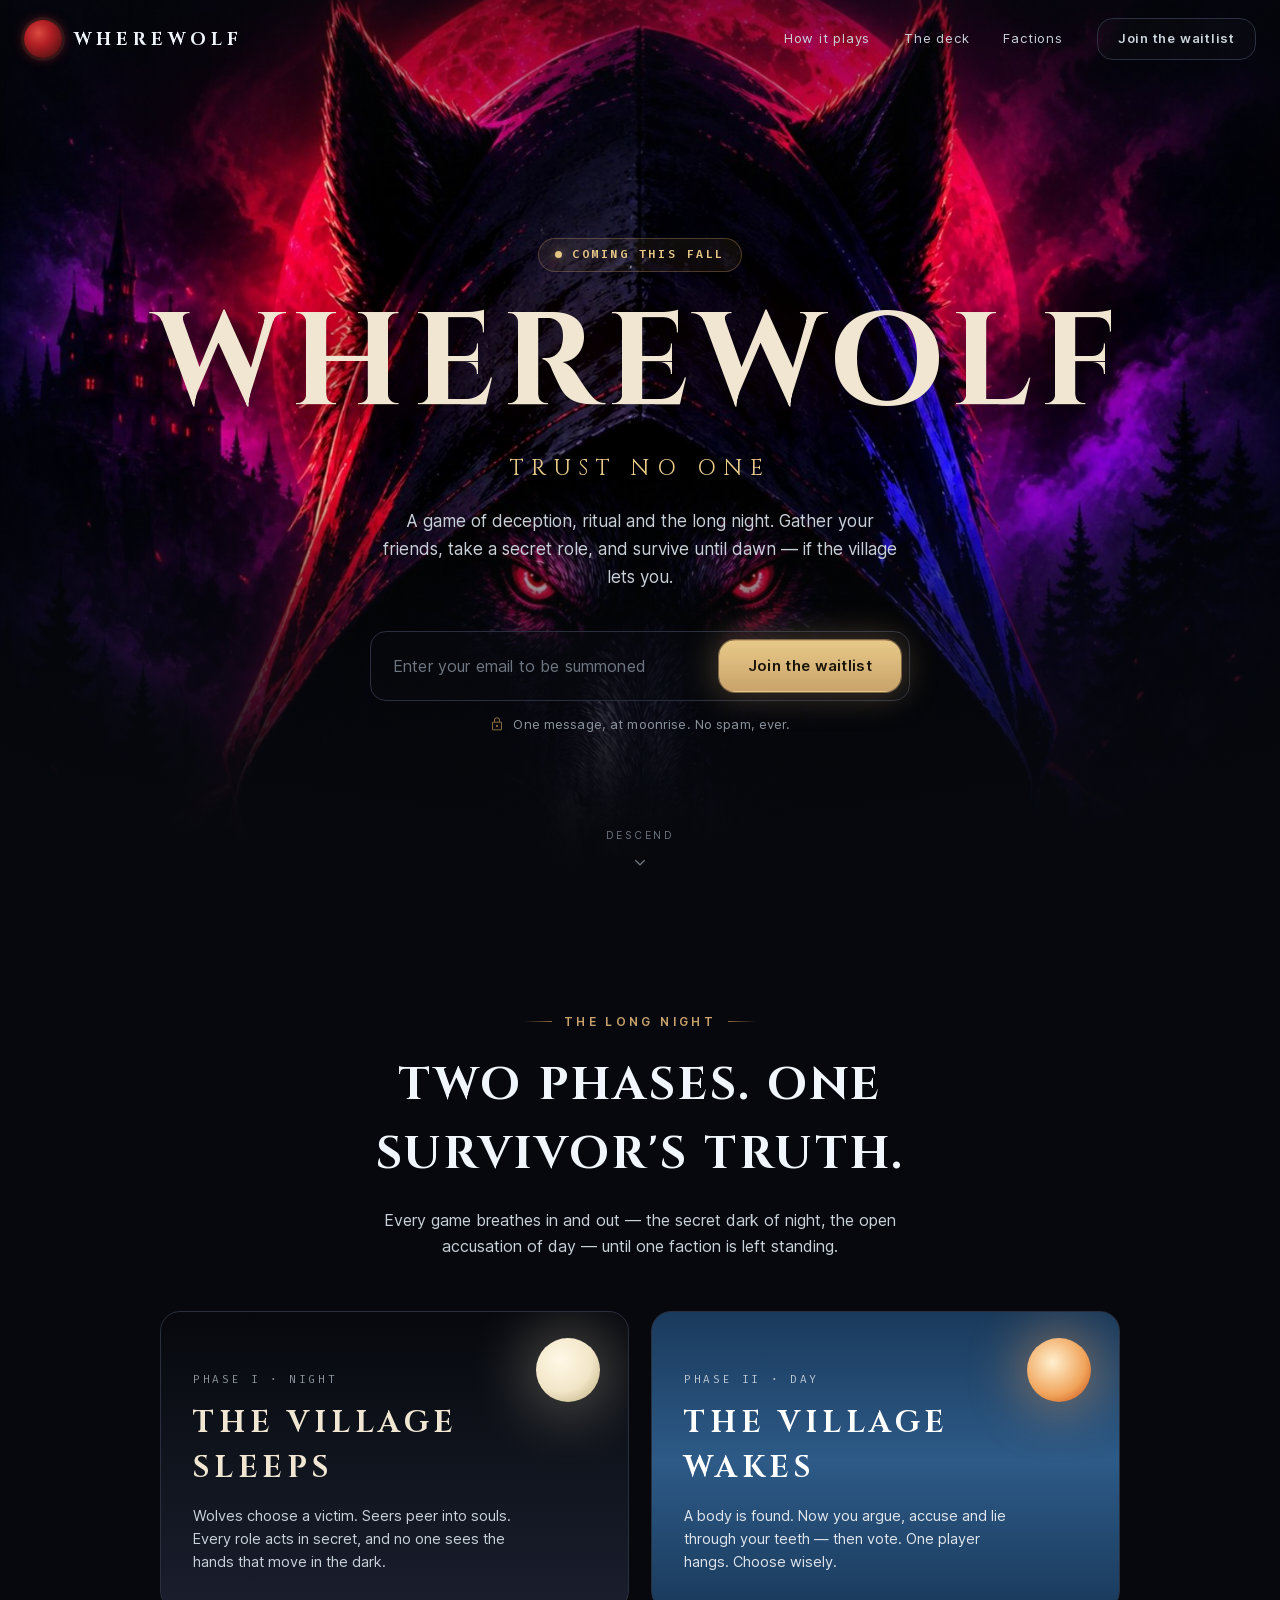
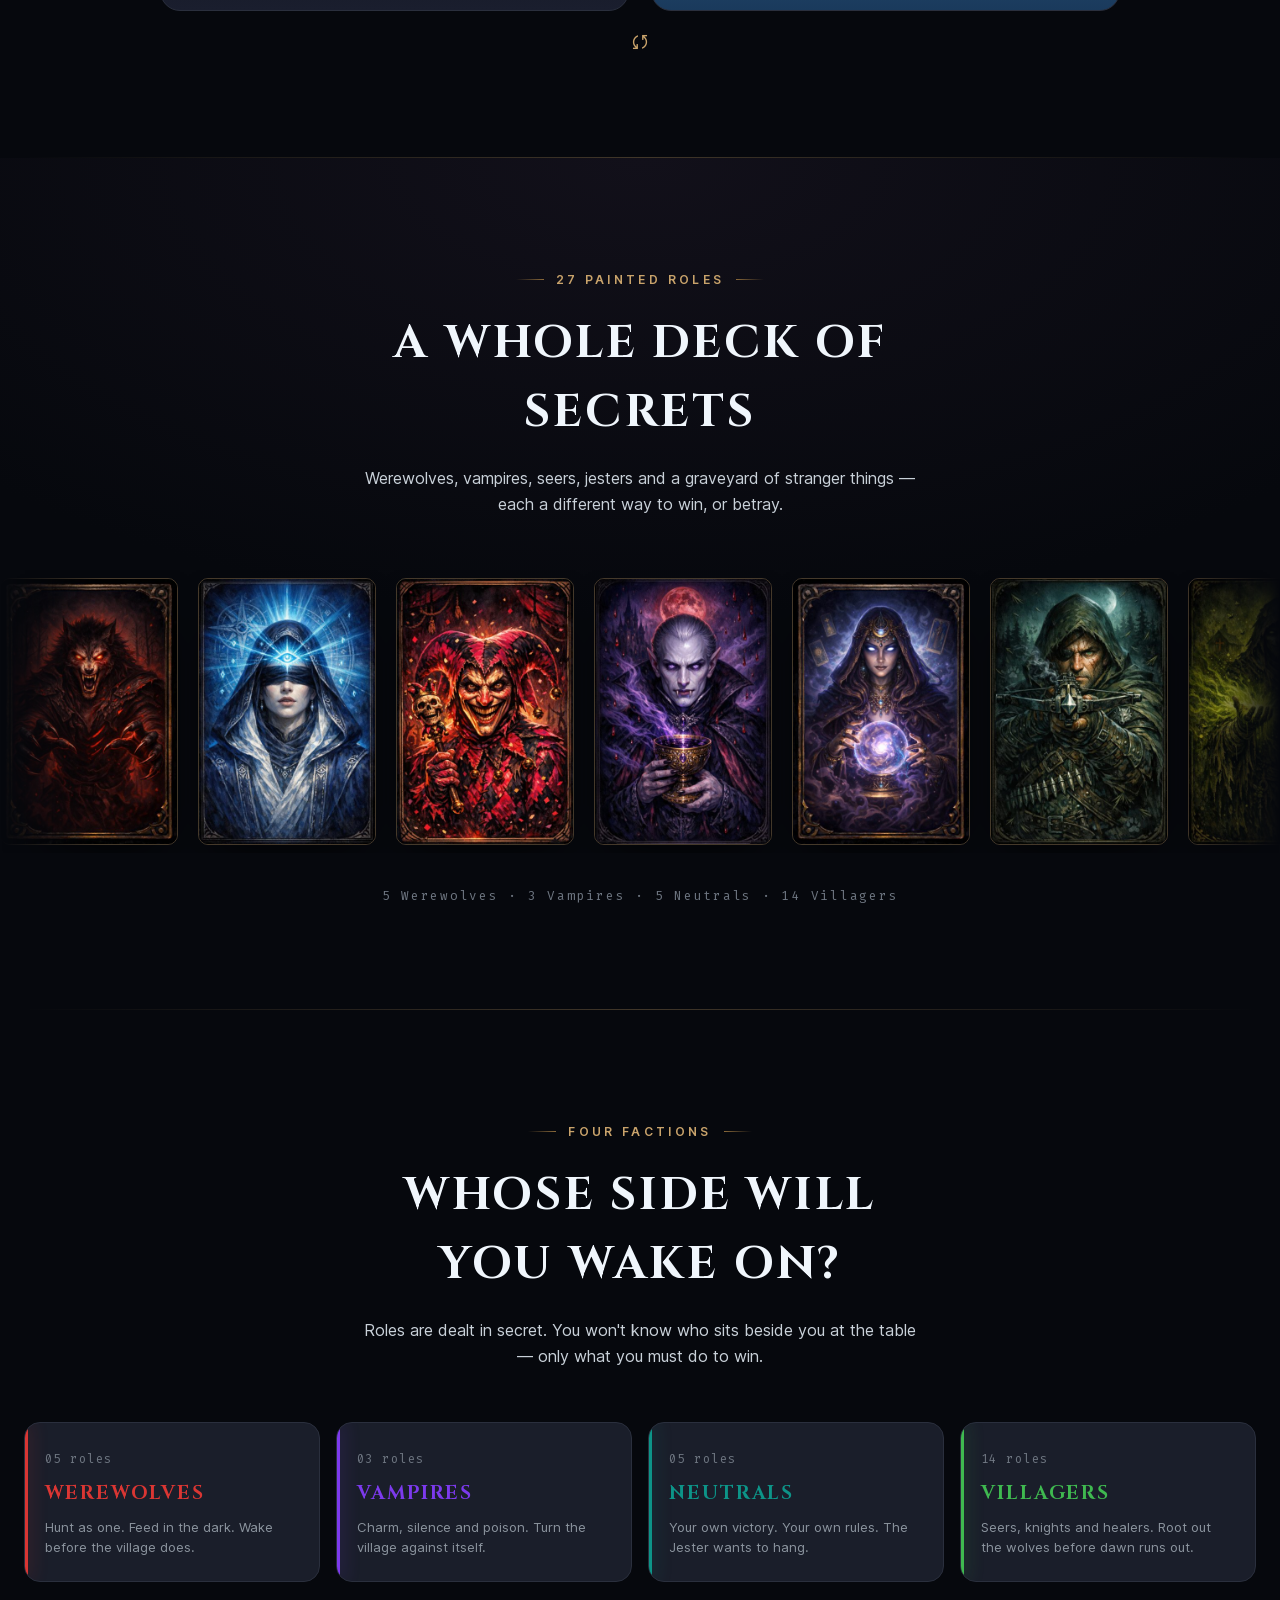
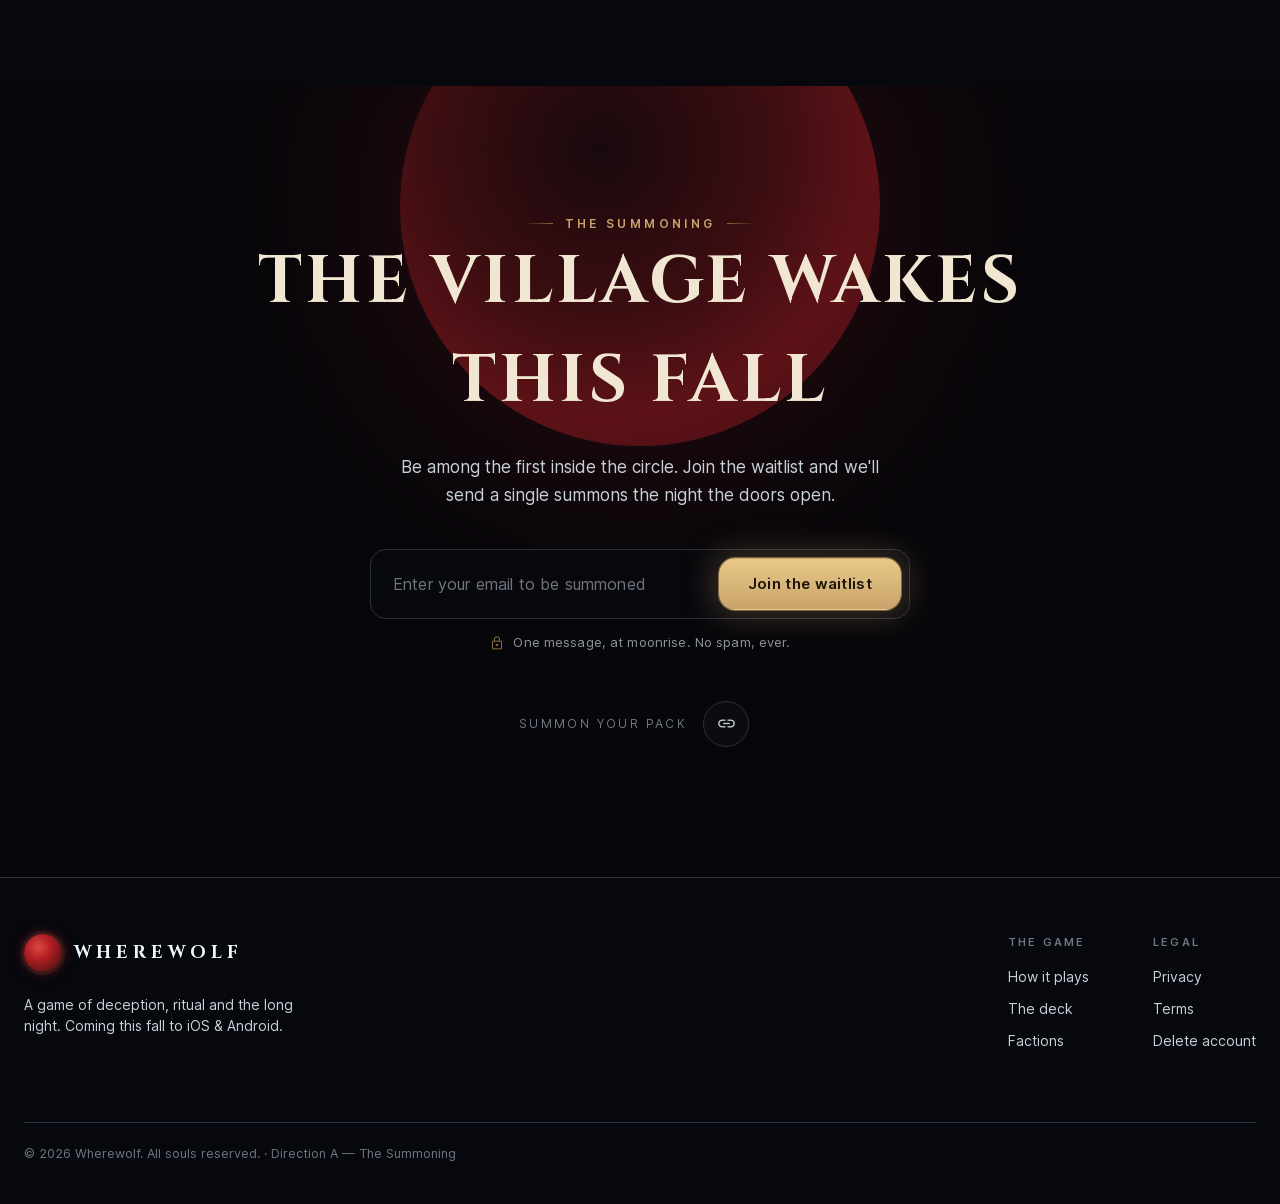
<file: index.html>
<!DOCTYPE html>
<html lang="en">
<head>
<meta charset="UTF-8" />
<meta name="viewport" content="width=device-width, initial-scale=1.0" />
<title>Wherewolf — Coming this fall</title>
<meta name="description" content="A game of deception, ritual and the long night. Join the waitlist." />
<link rel="stylesheet" href="site.css" />
<link rel="stylesheet" href="teaser.css" />
<style>
  /* ============ Direction A — The Summoning ============ */

  /* ---- hero ---- */
  .hero {
    position: relative; min-height: 100vh; min-height: 100svh;
    display: flex; flex-direction: column; overflow: hidden;
  }
  .hero-art { position: absolute; inset: 0; z-index: 0; }
  .hero-art img { width: 100%; height: 100%; object-fit: cover; object-position: center 22%; }
  .hero-art::after {
    content: ''; position: absolute; inset: 0;
    background:
      radial-gradient(90% 70% at 50% 30%, transparent 0%, transparent 42%, rgba(6,8,13,0.45) 78%, var(--ww-bg) 100%),
      linear-gradient(180deg, rgba(6,8,13,0.45) 0%, transparent 22%, transparent 52%, rgba(6,8,13,0.9) 90%, var(--ww-bg) 100%);
  }
  .hero-grain::before {
    content: ''; position: absolute; inset: 0; z-index: 1; pointer-events: none;
    background-image: var(--ww-grain-svg); mix-blend-mode: overlay; opacity: 0.08;
  }

  .hero-inner {
    position: relative; z-index: 4; flex: 1;
    display: flex; flex-direction: column; align-items: center; justify-content: center;
    text-align: center; padding: 132px 24px 56px;
  }
  .hero-inner .soon { margin-bottom: 30px; }
  .hero-title {
    font-family: var(--ww-font-display); font-weight: 700;
    font-size: clamp(54px, 11vw, 132px); line-height: 0.94;
    letter-spacing: 0.06em; text-transform: uppercase; margin: 0;
    color: var(--ww-fg-on-dark);
    text-shadow: 0 8px 60px rgba(0,0,0,0.6), 0 0 90px rgba(178,31,37,0.25);
  }
  .hero-sub {
    margin: 26px auto 0; max-width: 30ch;
    font-family: var(--ww-font-display); font-weight: 400;
    font-size: clamp(16px, 2.4vw, 22px); letter-spacing: 0.34em; text-transform: uppercase;
    color: var(--ww-gold-soft);
  }
  .hero-line {
    margin: 22px auto 0; max-width: 52ch; font-size: 17px; line-height: 1.65; color: var(--ww-fg-2);
  }

  /* waitlist sits in hero */
  .hero-cta { width: min(540px, 100%); margin: 40px auto 0; }
  .hero-stores { margin: 30px auto 0; justify-content: center; }

  .scrollcue {
    position: absolute; left: 50%; bottom: 26px; transform: translateX(-50%); z-index: 4;
    display: flex; flex-direction: column; align-items: center; gap: 8px;
    color: var(--ww-fg-4); font-size: 10.5px; letter-spacing: 0.24em; text-transform: uppercase;
  }
  .scrollcue .material-symbols-outlined { font-size: 22px; animation: cueBob 1.8s ease-in-out infinite; }
  @keyframes cueBob { 0%,100% { transform: translateY(0); } 50% { transform: translateY(6px); } }

  /* ---- generic section ---- */
  section.band { position: relative; padding: 104px 0; }
  .sec-head { text-align: center; max-width: 56ch; margin: 0 auto 52px; }
  .sec-head .eyebrow { justify-content: center; }
  .sec-head h2 { font-family: var(--ww-font-display); font-weight: 700; font-size: clamp(30px, 4.6vw, 46px); letter-spacing: 0.06em; text-transform: uppercase; color: var(--ww-fg); margin: 20px 0 0; }
  .sec-head p { margin: 18px auto 0; font-size: 16px; line-height: 1.65; color: var(--ww-fg-2); }

  .divline { width: 100%; height: 1px; background: linear-gradient(90deg, transparent, rgba(201,163,107,0.3), transparent); }

  /* ---- deck section ---- */
  .deck-band { background: radial-gradient(120% 90% at 50% 0%, #12101a 0%, var(--ww-bg) 60%); }
  .deck-foot { text-align: center; margin-top: 34px; font-family: var(--ww-font-mono); font-size: 12.5px; letter-spacing: 0.14em; color: var(--ww-fg-4); }

  /* ---- finale ---- */
  .finale { position: relative; padding: 120px 0 130px; overflow: hidden; background: #07060a; }
  .finale-moon {
    position: absolute; top: -120px; left: 50%; transform: translateX(-50%); z-index: 0;
    width: 480px; height: 480px; border-radius: 50%;
    background: radial-gradient(circle at 42% 38%, #2a0c10 0%, #6e1518 40%, #b21f25 66%, #7a1418 100%);
    box-shadow: 0 0 160px 40px rgba(178,31,37,0.28); opacity: 0.5;
  }
  .finale .wrap-narrow { position: relative; z-index: 2; text-align: center; }
  .finale h2 { font-family: var(--ww-font-display); font-weight: 700; font-size: clamp(34px, 6vw, 66px); letter-spacing: 0.05em; text-transform: uppercase; margin: 0; color: var(--ww-fg-on-dark); }
  .finale p { margin: 22px auto 0; max-width: 50ch; font-size: 17px; line-height: 1.65; color: var(--ww-fg-2); }
  .finale-cta { width: min(540px, 100%); margin: 40px auto 0; }
  .finale-share { margin: 44px auto 0; justify-content: center; }
  .finale-stores { margin: 26px auto 0; justify-content: center; }

  @media (max-width: 720px) {
    .hero-inner { padding-top: 116px; }
    section.band { padding: 76px 0; }
  }
</style>
</head>
<body>

<!-- NAV -->
<nav class="nav">
  <div class="wrap">
    <a class="brand" href="index.html">
      <span class="brand-mark"></span>
      <span class="brand-name">Wherewolf</span>
    </a>
    <div class="nav-links">
      <a href="#loop">How it plays</a>
      <a href="#deck">The deck</a>
      <a href="#factions">Factions</a>
      <a href="#join" class="btn btn-ghost" style="height:42px;padding:0 20px;">Join the waitlist</a>
    </div>
  </div>
</nav>

<!-- HERO -->
<header class="hero hero-grain">
  <div class="hero-art"><img src="hero.jpg" alt="A hooded wolf beneath a blood moon" /></div>
  <div class="embers" data-count="26"></div>

  <div class="hero-inner">
    <span class="soon"><span class="dot"></span>Coming this fall</span>
    <h1 class="hero-title">Wherewolf</h1>
    <p class="hero-sub">Trust no one</p>
    <p class="hero-line">A game of deception, ritual and the long night. Gather your friends, take a secret role, and survive until dawn — if the village lets you.</p>

    <div class="hero-cta waitlist" id="join">
      <form class="waitlist-form">
        <input type="email" inputmode="email" autocomplete="email" placeholder="Enter your email to be summoned" aria-label="Email address" />
        <button type="submit" class="btn btn-gold">Join the waitlist</button>
      </form>
      <div class="waitlist-note"><span class="material-symbols-outlined">lock</span>One message, at moonrise. No spam, ever.</div>
      <div class="waitlist-done">
        <span class="seal"><span class="material-symbols-outlined">check</span></span>
        <div>
          <b>You're in — the circle remembers you</b>
          <span>Your name is sealed. We'll summon you when the village wakes.</span>
        </div>
      </div>
    </div>

  </div>

  <div class="scrollcue"><span>Descend</span><span class="material-symbols-outlined">keyboard_arrow_down</span></div>
</header>

<!-- NIGHT / DAY LOOP -->
<section class="band" id="loop">
  <div class="wrap-narrow">
    <div class="sec-head reveal">
      <span class="eyebrow dual">The long night</span>
      <h2>Two phases. One survivor's truth.</h2>
      <p>Every game breathes in and out — the secret dark of night, the open accusation of day — until one faction is left standing.</p>
    </div>
    <div class="loop reveal" data-delay="80">
      <div class="loop-card night">
        <span class="orb"></span>
        <span class="ph">Phase I · Night</span>
        <h3>The village sleeps</h3>
        <p>Wolves choose a victim. Seers peer into souls. Every role acts in secret, and no one sees the hands that move in the dark.</p>
      </div>
      <div class="loop-card day">
        <span class="orb"></span>
        <span class="ph">Phase II · Day</span>
        <h3>The village wakes</h3>
        <p>A body is found. Now you argue, accuse and lie through your teeth — then vote. One player hangs. Choose wisely.</p>
      </div>
    </div>
    <div class="loop-arrows reveal" data-delay="160">
      <span class="material-symbols-outlined">sync</span>
    </div>
  </div>
</section>

<div class="wrap"><div class="divline"></div></div>

<!-- DECK -->
<section class="band deck-band" id="deck">
  <div class="sec-head reveal">
    <span class="eyebrow dual">27 painted roles</span>
    <h2>A whole deck of secrets</h2>
    <p>Werewolves, vampires, seers, jesters and a graveyard of stranger things — each a different way to win, or betray.</p>
  </div>
  <div class="deck-strip reveal" data-delay="60">
    <div class="deck-track" data-marquee data-order="werewolf,seer,jester,vampire,fortune_teller,hunter,plague_bearer,mayor,knight,executioner,alpha_werewolf,oracle,silencer,bodyguard,grave_robber"></div>
  </div>
  <div class="deck-foot reveal">5 Werewolves · 3 Vampires · 5 Neutrals · 14 Villagers</div>
</section>

<div class="wrap"><div class="divline"></div></div>

<!-- FACTIONS -->
<section class="band" id="factions">
  <div class="wrap">
    <div class="sec-head reveal">
      <span class="eyebrow dual">Four factions</span>
      <h2>Whose side will you wake on?</h2>
      <p>Roles are dealt in secret. You won't know who sits beside you at the table — only what you must do to win.</p>
    </div>
    <div class="factions-row reveal" data-delay="80" id="factions-grid"></div>
  </div>
</section>

<!-- FINALE -->
<section class="finale">
  <div class="finale-moon"></div>
  <div class="embers" data-count="18"></div>
  <div class="wrap-narrow">
    <div class="reveal">
      <span class="eyebrow dual" style="justify-content:center;">The summoning</span>
      <h2>The village wakes<br />this fall</h2>
      <p>Be among the first inside the circle. Join the waitlist and we'll send a single summons the night the doors open.</p>
    </div>

    <div class="finale-cta waitlist reveal" data-delay="80">
      <form class="waitlist-form">
        <input type="email" inputmode="email" autocomplete="email" placeholder="Enter your email to be summoned" aria-label="Email address" />
        <button type="submit" class="btn btn-gold">Join the waitlist</button>
      </form>
      <div class="waitlist-note"><span class="material-symbols-outlined">lock</span>One message, at moonrise. No spam, ever.</div>
      <div class="waitlist-done">
        <span class="seal"><span class="material-symbols-outlined">check</span></span>
        <div>
          <b>You're in — the circle remembers you</b>
          <span>Your name is sealed. We'll summon you when the village wakes.</span>
        </div>
      </div>
    </div>

    <div class="share finale-share reveal" data-delay="120">
      <span class="share-label">Summon your pack</span>
      <button class="share-btn" data-share="copy" aria-label="Copy link" title="Copy link">
        <span class="material-symbols-outlined">link</span>
      </button>
      <span class="share-toast"></span>
    </div>

  </div>
</section>

<!-- FOOTER -->
<footer class="foot">
  <div class="wrap">
    <div>
      <div class="brand"><span class="brand-mark"></span><span class="brand-name">Wherewolf</span></div>
      <p class="ww-body-2" style="margin:16px 0 0;max-width:34ch;">A game of deception, ritual and the long night. Coming this fall to iOS &amp; Android.</p>
    </div>
    <div class="foot-cols">
      <div class="foot-col">
        <h5>The game</h5>
        <a href="#loop">How it plays</a>
        <a href="#deck">The deck</a>
        <a href="#factions">Factions</a>
      </div>
      <div class="foot-col">
        <h5>Legal</h5>
        <a href="privacy.html">Privacy</a>
        <a href="terms.html">Terms</a>
        <a href="account-deletion.html">Delete account</a>
      </div>
    </div>
    <div class="foot-legal">© 2026 Wherewolf. All souls reserved. · Direction A — The Summoning</div>
  </div>
</footer>

<script src="roles.js"></script>
<script src="common.js"></script>
<script src="teaser.js"></script>
<script>
  (function () {
    var F = window.WW_FACTIONS, grid = document.getElementById('factions-grid');
    if (F && grid) {
      ['werewolves', 'vampires', 'neutrals', 'villagers'].forEach(function (k) {
        var f = F[k];
        var el = document.createElement('div');
        el.className = 'faction-tile';
        el.innerHTML =
          '<span class="bar" style="background:' + f.color + ';box-shadow:0 0 18px 1px ' + f.color + '55;"></span>' +
          '<span class="fcount">' + String(f.count).padStart(2, '0') + ' roles</span>' +
          '<h4 style="color:' + f.color + '">' + f.label + '</h4>' +
          '<p>' + f.line + '</p>';
        grid.appendChild(el);
      });
    }
  })();
</script>
</body>
</html>
</file>
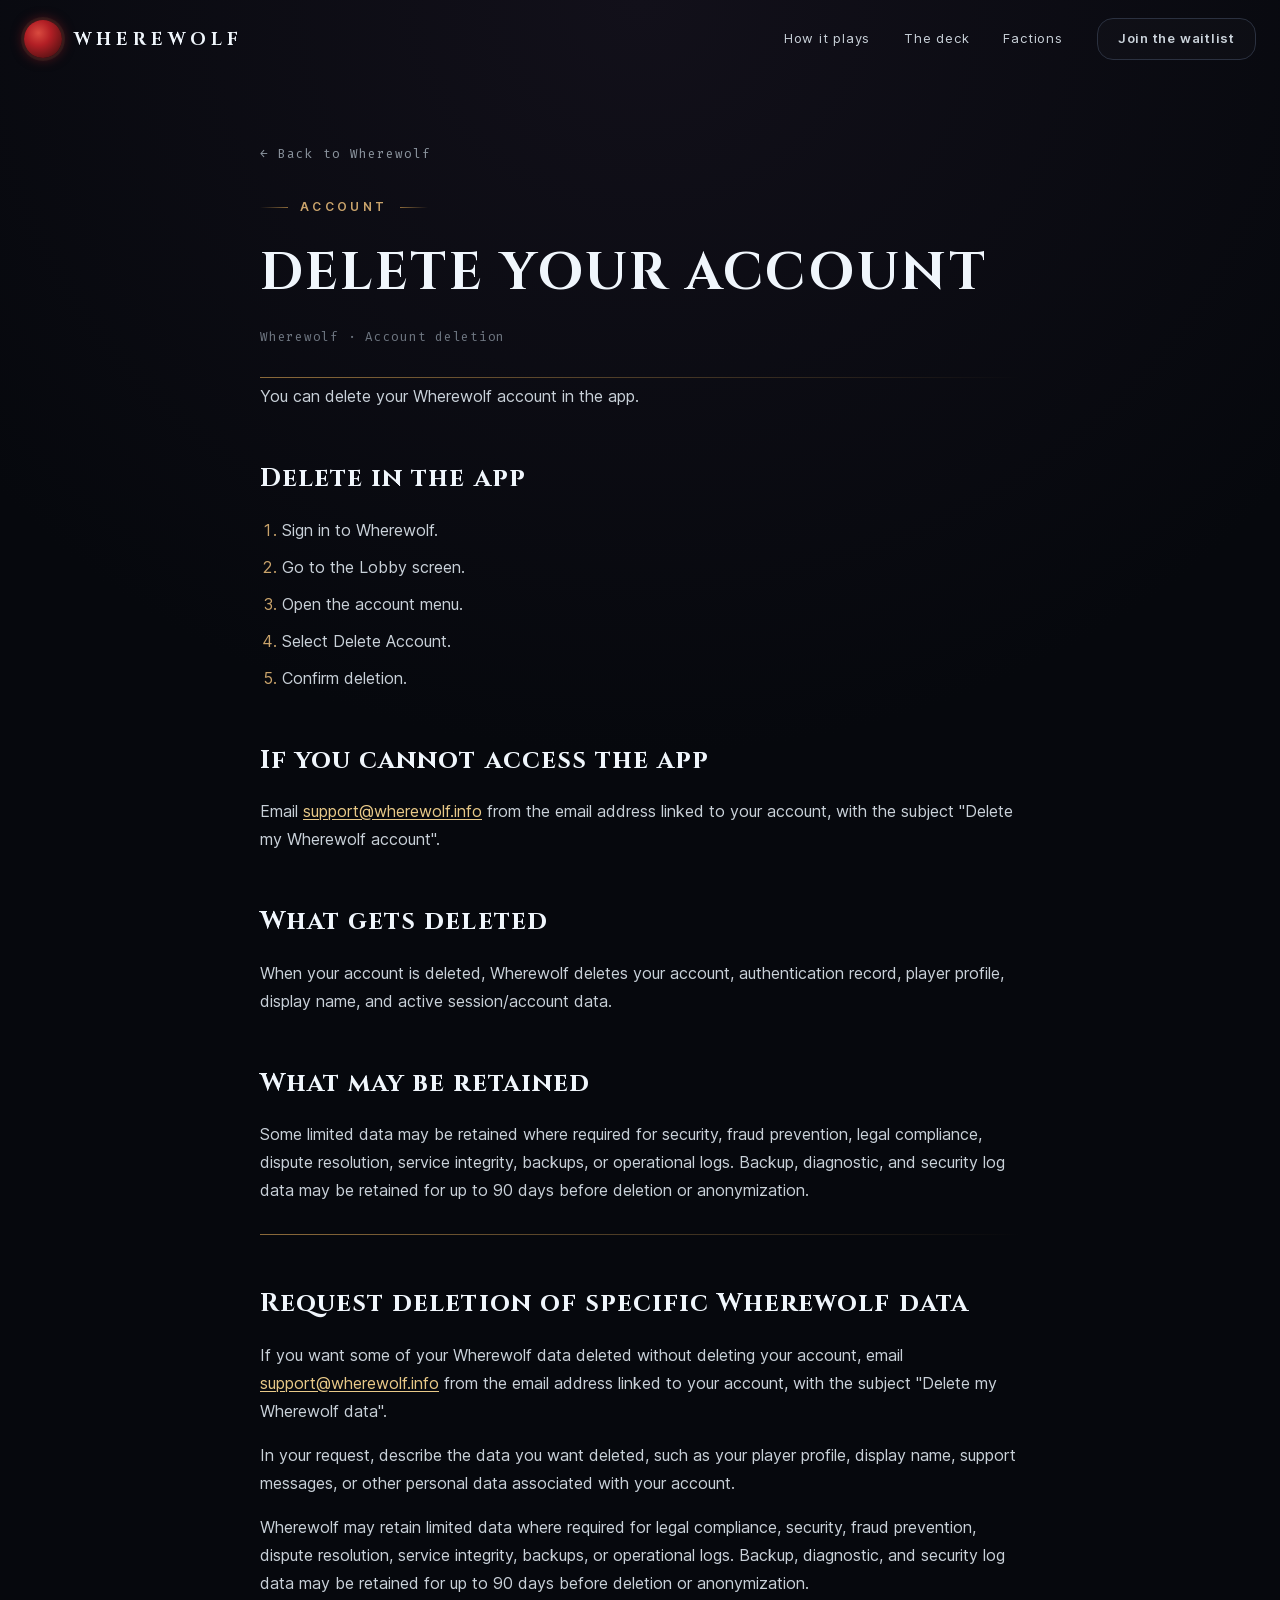
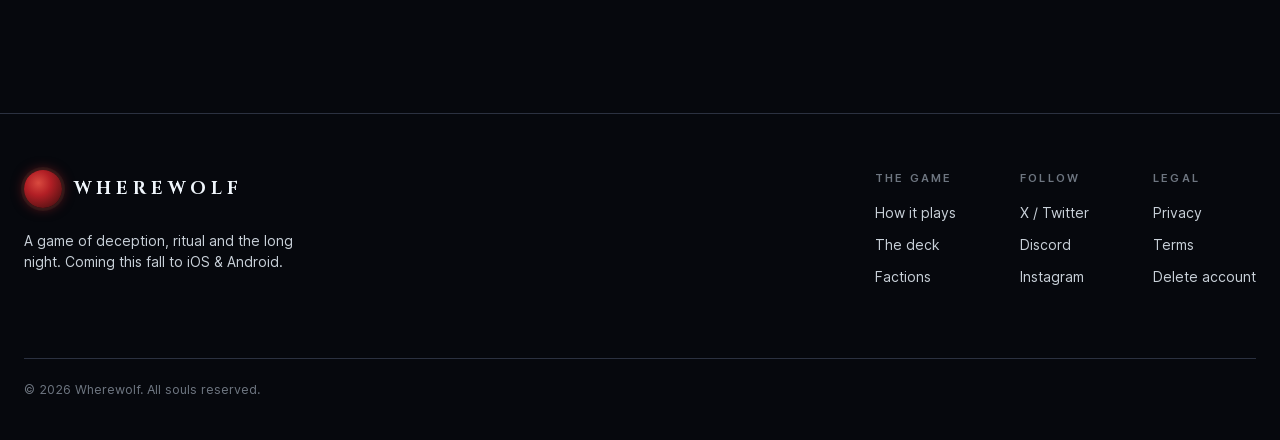
<file: account-deletion.html>
<!DOCTYPE html>
<html lang="en">
<head>
<meta charset="UTF-8" />
<meta name="viewport" content="width=device-width, initial-scale=1.0" />
<title>Delete Your Account — Wherewolf</title>
<meta name="description" content="How to delete your Wherewolf account and what data is removed." />
<link rel="stylesheet" href="site.css" />
<link rel="stylesheet" href="legal.css" />
</head>
<body>

<!-- NAV -->
<nav class="nav">
  <div class="wrap">
    <a class="brand" href="index.html">
      <span class="brand-mark"></span>
      <span class="brand-name">Wherewolf</span>
    </a>
    <div class="nav-links">
      <a href="index.html#loop">How it plays</a>
      <a href="index.html#deck">The deck</a>
      <a href="index.html#factions">Factions</a>
      <a href="index.html#join" class="btn btn-ghost" style="height:42px;padding:0 20px;">Join the waitlist</a>
    </div>
  </div>
</nav>

<!-- CONTENT -->
<main class="legal">
  <div class="legal-wrap">
    <a class="legal-back" href="index.html">&larr; Back to Wherewolf</a>
    <div class="legal-head">
      <span class="eyebrow dual">Account</span>
      <h1 class="legal-title">Delete Your Account</h1>
      <p class="legal-meta">Wherewolf &middot; Account deletion</p>
    </div>
    <div class="legal-rule"></div>

    <div class="legal-body">
      <p>You can delete your Wherewolf account in the app.</p>

      <h2>Delete in the app</h2>
      <ol>
        <li>Sign in to Wherewolf.</li>
        <li>Go to the Lobby screen.</li>
        <li>Open the account menu.</li>
        <li>Select Delete Account.</li>
        <li>Confirm deletion.</li>
      </ol>

      <h2>If you cannot access the app</h2>
      <p>Email <a href="mailto:support@wherewolf.info?subject=Delete%20my%20Wherewolf%20account">support@wherewolf.info</a> from the email address linked to your account, with the subject "Delete my Wherewolf account".</p>

      <h2>What gets deleted</h2>
      <p>When your account is deleted, Wherewolf deletes your account, authentication record, player profile, display name, and active session/account data.</p>

      <h2>What may be retained</h2>
      <p>Some limited data may be retained where required for security, fraud prevention, legal compliance, dispute resolution, service integrity, backups, or operational logs. Backup, diagnostic, and security log data may be retained for up to 90 days before deletion or anonymization.</p>

      <div class="legal-rule"></div>

      <h2>Request deletion of specific Wherewolf data</h2>
      <p>If you want some of your Wherewolf data deleted without deleting your account, email <a href="mailto:support@wherewolf.info?subject=Delete%20my%20Wherewolf%20data">support@wherewolf.info</a> from the email address linked to your account, with the subject "Delete my Wherewolf data".</p>
      <p>In your request, describe the data you want deleted, such as your player profile, display name, support messages, or other personal data associated with your account.</p>
      <p>Wherewolf may retain limited data where required for legal compliance, security, fraud prevention, dispute resolution, service integrity, backups, or operational logs. Backup, diagnostic, and security log data may be retained for up to 90 days before deletion or anonymization.</p>
    </div>
  </div>
</main>

<!-- FOOTER -->
<footer class="foot">
  <div class="wrap">
    <div>
      <div class="brand"><span class="brand-mark"></span><span class="brand-name">Wherewolf</span></div>
      <p class="ww-body-2" style="margin:16px 0 0;max-width:34ch;">A game of deception, ritual and the long night. Coming this fall to iOS &amp; Android.</p>
    </div>
    <div class="foot-cols">
      <div class="foot-col">
        <h5>The game</h5>
        <a href="index.html#loop">How it plays</a>
        <a href="index.html#deck">The deck</a>
        <a href="index.html#factions">Factions</a>
      </div>
      <div class="foot-col">
        <h5>Follow</h5>
        <a href="#">X / Twitter</a>
        <a href="#">Discord</a>
        <a href="#">Instagram</a>
      </div>
      <div class="foot-col">
        <h5>Legal</h5>
        <a href="privacy.html">Privacy</a>
        <a href="terms.html">Terms</a>
        <a href="account-deletion.html">Delete account</a>
      </div>
    </div>
    <div class="foot-legal">&copy; 2026 Wherewolf. All souls reserved.</div>
  </div>
</footer>

<script src="common.js"></script>
</body>
</html>
</file>
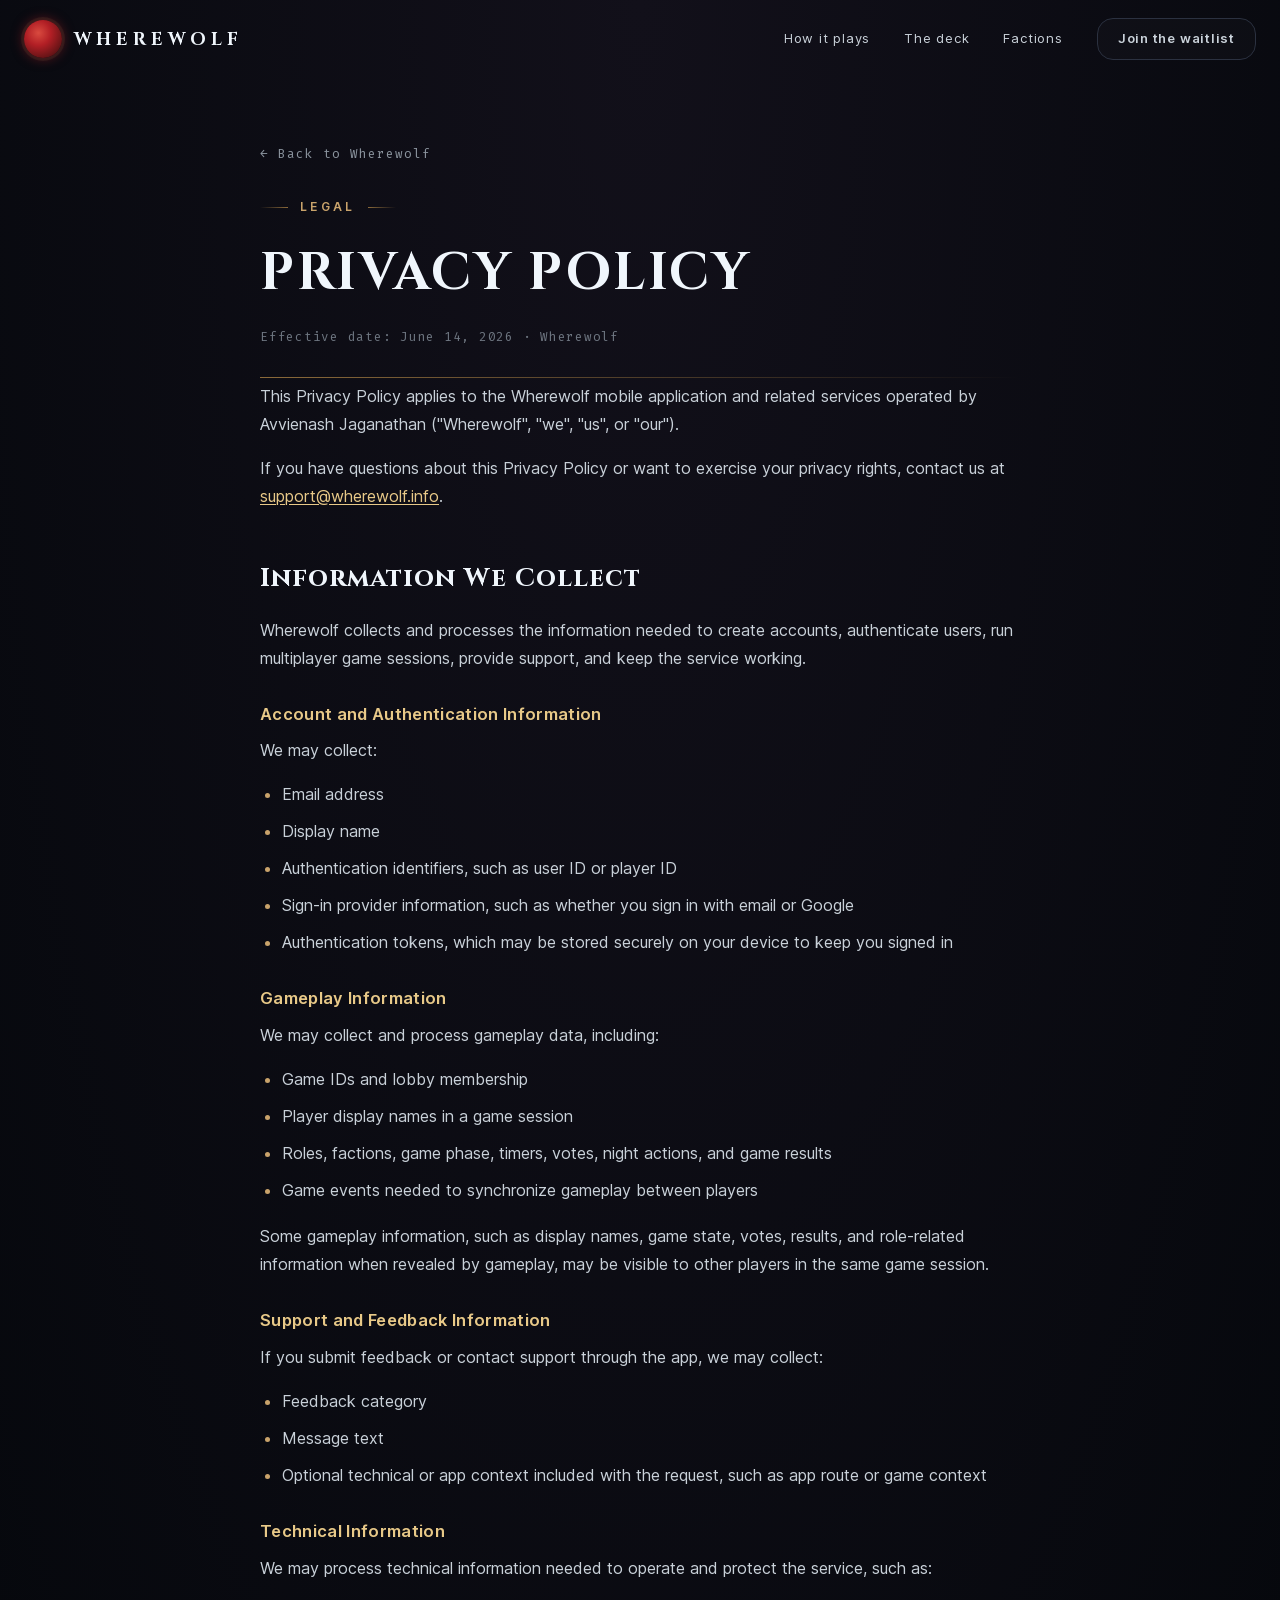
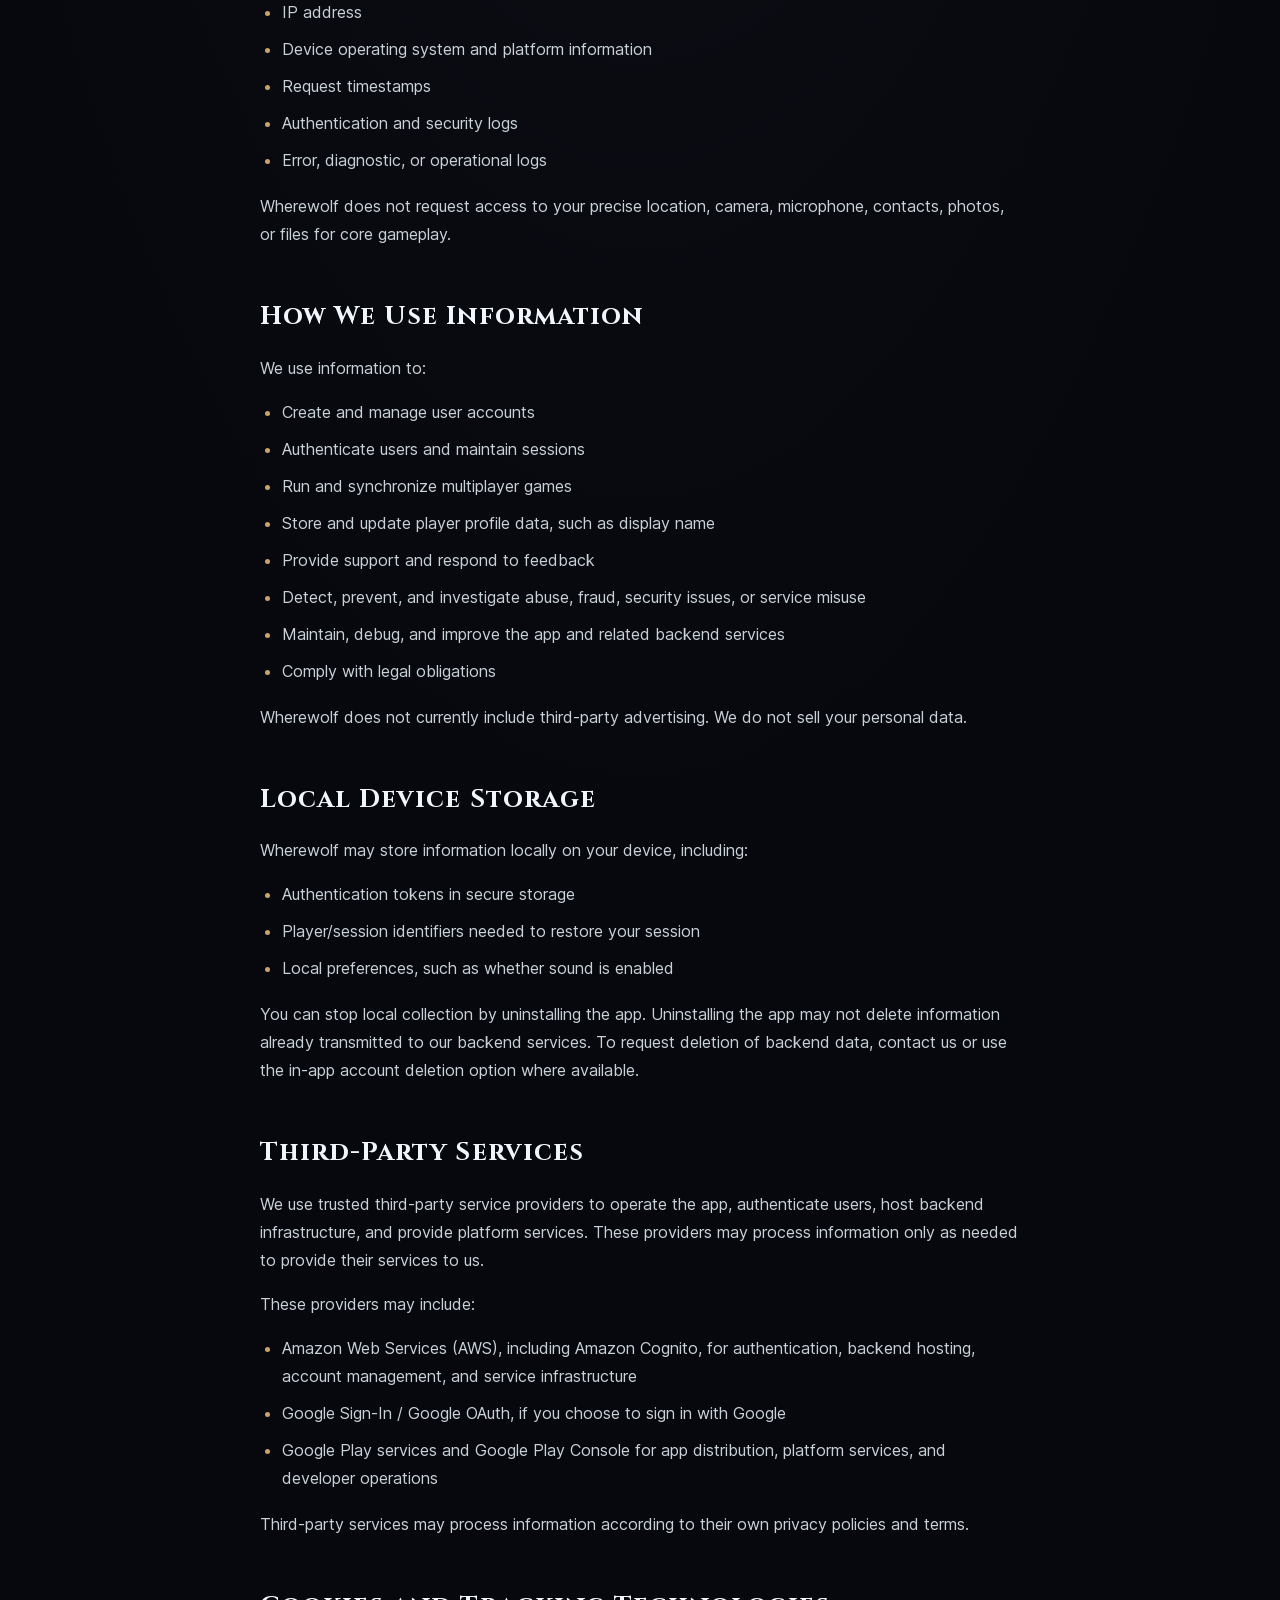
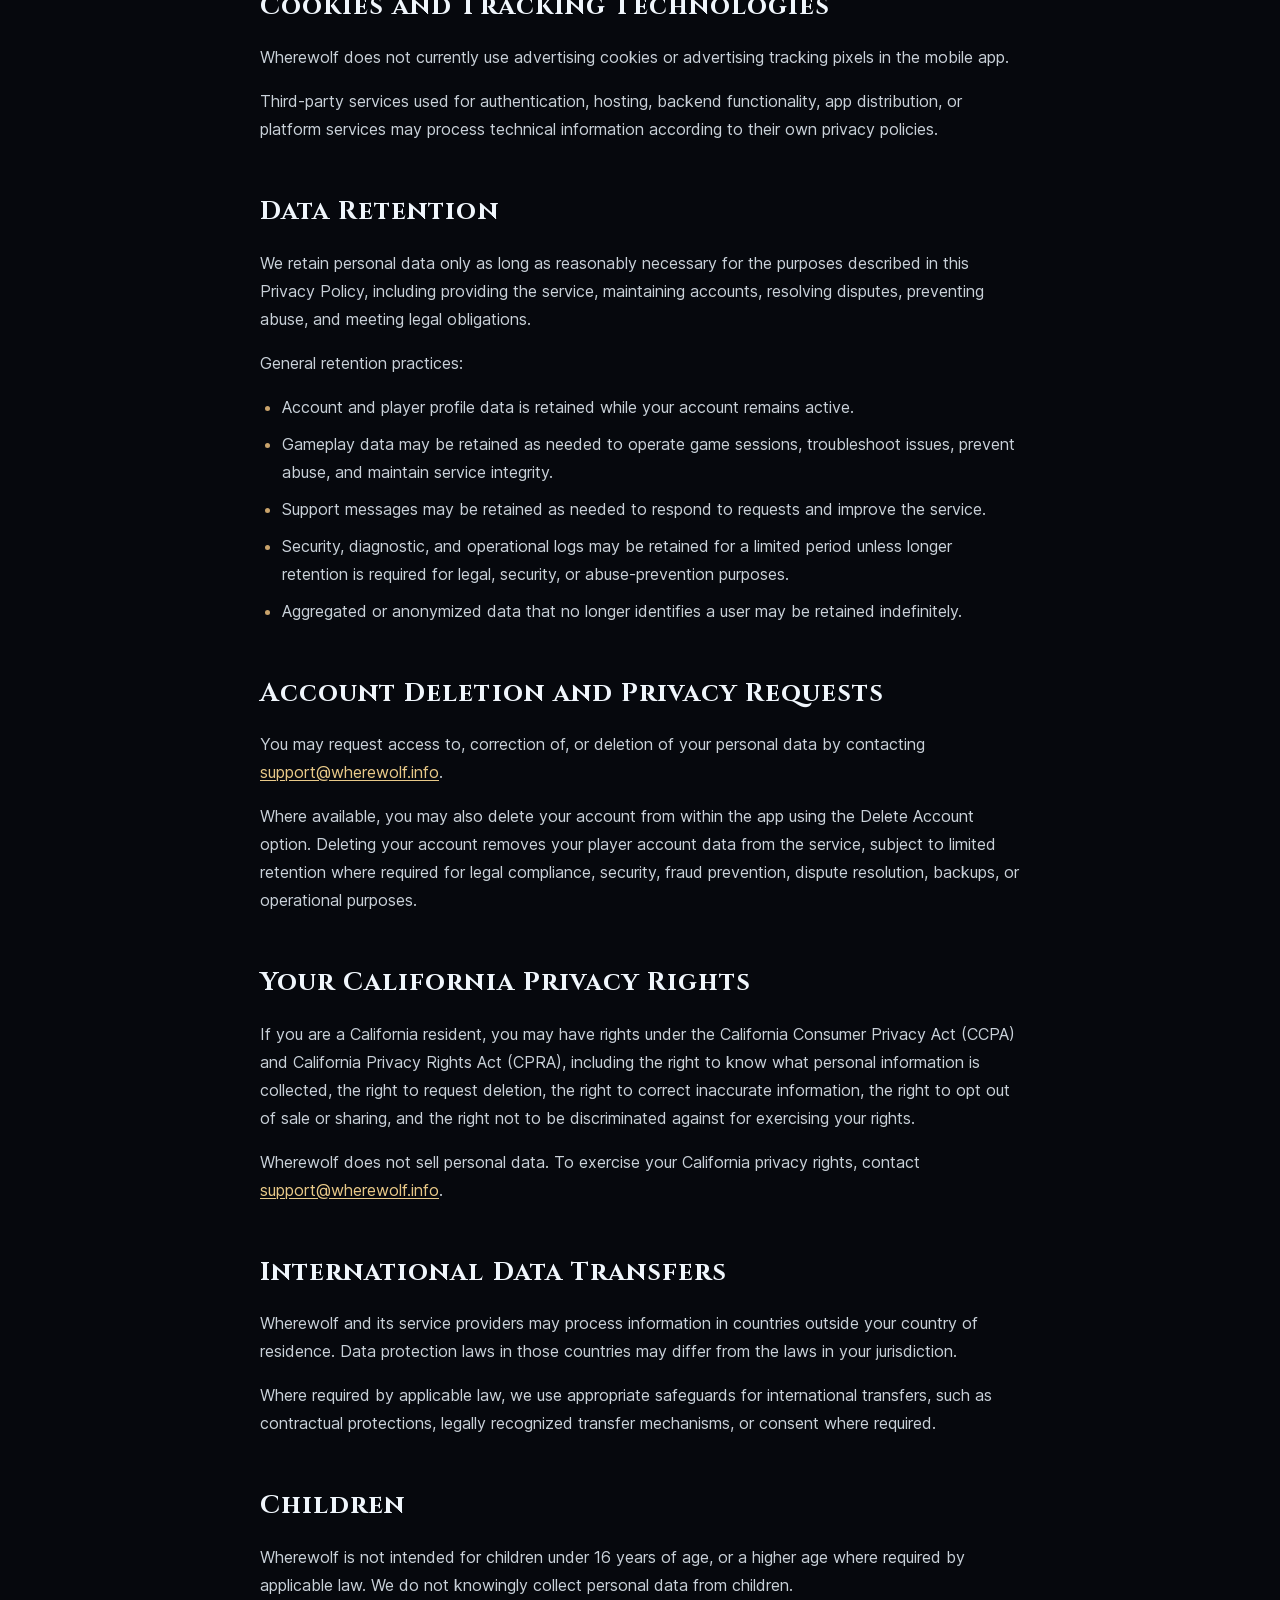
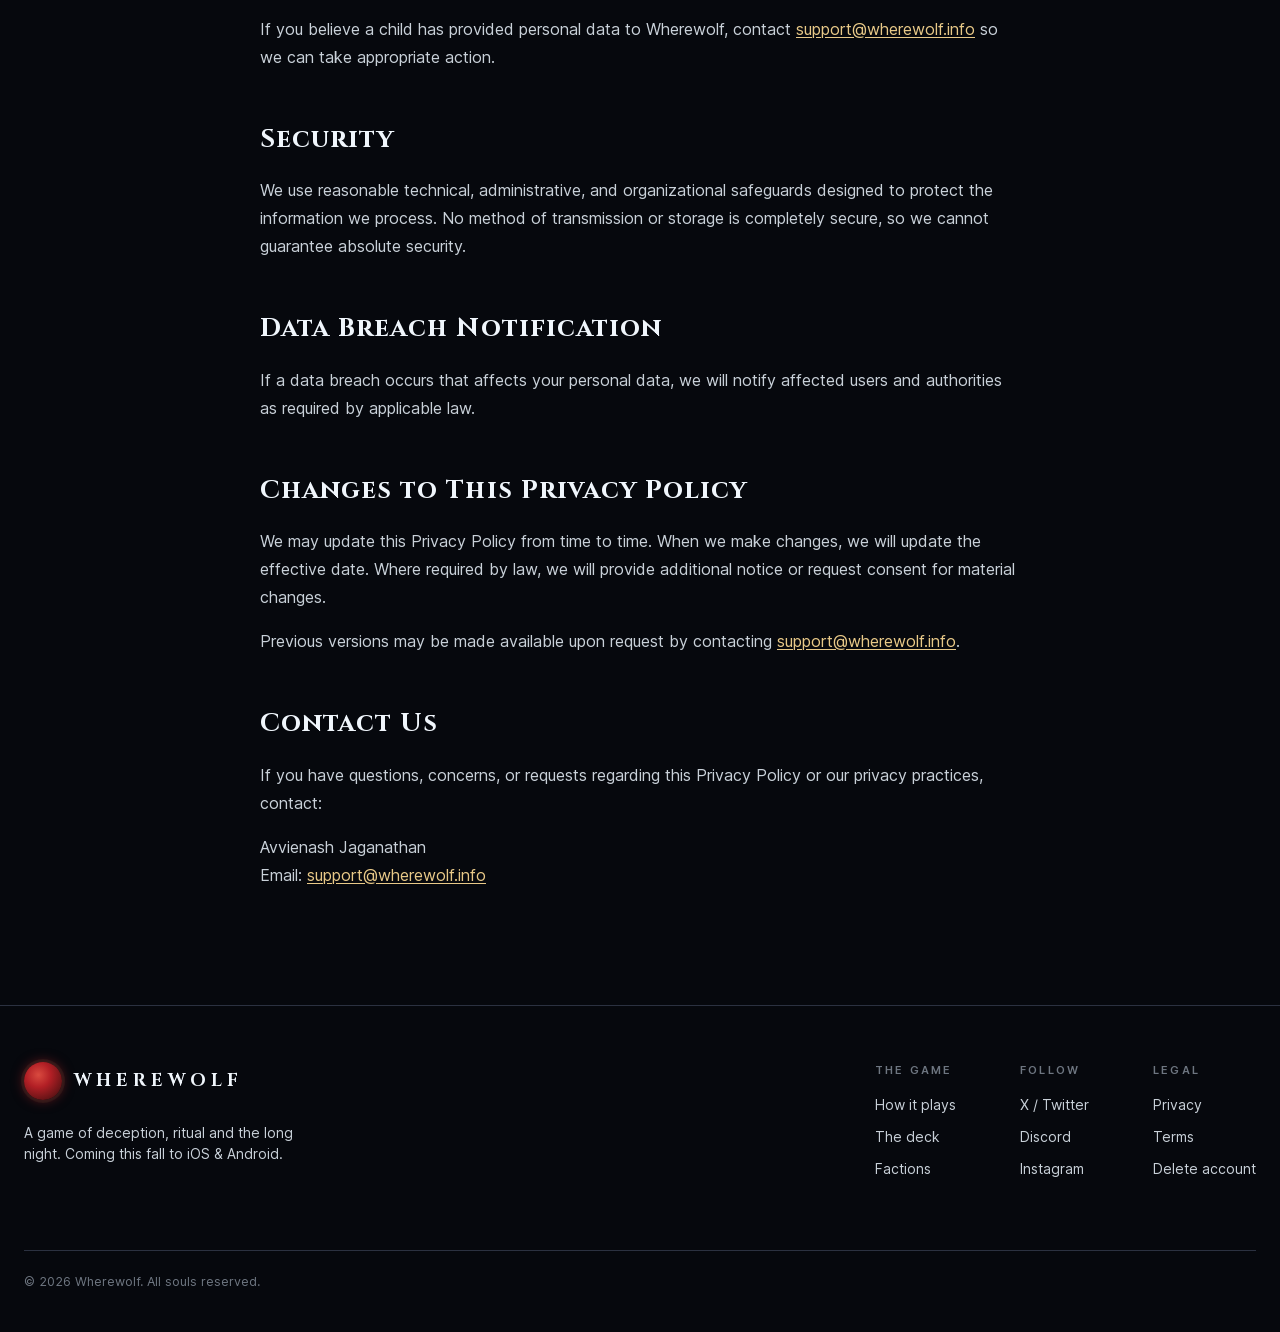
<file: privacy.html>
<!DOCTYPE html>
<html lang="en">
<head>
<meta charset="UTF-8" />
<meta name="viewport" content="width=device-width, initial-scale=1.0" />
<title>Privacy Policy — Wherewolf</title>
<meta name="description" content="Privacy Policy for the Wherewolf mobile game." />
<link rel="stylesheet" href="site.css" />
<link rel="stylesheet" href="legal.css" />
</head>
<body>

<!-- NAV -->
<nav class="nav">
  <div class="wrap">
    <a class="brand" href="index.html">
      <span class="brand-mark"></span>
      <span class="brand-name">Wherewolf</span>
    </a>
    <div class="nav-links">
      <a href="index.html#loop">How it plays</a>
      <a href="index.html#deck">The deck</a>
      <a href="index.html#factions">Factions</a>
      <a href="index.html#join" class="btn btn-ghost" style="height:42px;padding:0 20px;">Join the waitlist</a>
    </div>
  </div>
</nav>

<!-- CONTENT -->
<main class="legal">
  <div class="legal-wrap">
    <a class="legal-back" href="index.html">&larr; Back to Wherewolf</a>
    <div class="legal-head">
      <span class="eyebrow dual">Legal</span>
      <h1 class="legal-title">Privacy Policy</h1>
      <p class="legal-meta">Effective date: June 14, 2026 &middot; Wherewolf</p>
    </div>
    <div class="legal-rule"></div>

    <div class="legal-body">
      <p>This Privacy Policy applies to the Wherewolf mobile application and related services operated by Avvienash Jaganathan ("Wherewolf", "we", "us", or "our").</p>
      <p>If you have questions about this Privacy Policy or want to exercise your privacy rights, contact us at <a href="mailto:support@wherewolf.info">support@wherewolf.info</a>.</p>

      <h2>Information We Collect</h2>
      <p>Wherewolf collects and processes the information needed to create accounts, authenticate users, run multiplayer game sessions, provide support, and keep the service working.</p>

      <h3>Account and Authentication Information</h3>
      <p>We may collect:</p>
      <ul>
        <li>Email address</li>
        <li>Display name</li>
        <li>Authentication identifiers, such as user ID or player ID</li>
        <li>Sign-in provider information, such as whether you sign in with email or Google</li>
        <li>Authentication tokens, which may be stored securely on your device to keep you signed in</li>
      </ul>

      <h3>Gameplay Information</h3>
      <p>We may collect and process gameplay data, including:</p>
      <ul>
        <li>Game IDs and lobby membership</li>
        <li>Player display names in a game session</li>
        <li>Roles, factions, game phase, timers, votes, night actions, and game results</li>
        <li>Game events needed to synchronize gameplay between players</li>
      </ul>
      <p>Some gameplay information, such as display names, game state, votes, results, and role-related information when revealed by gameplay, may be visible to other players in the same game session.</p>

      <h3>Support and Feedback Information</h3>
      <p>If you submit feedback or contact support through the app, we may collect:</p>
      <ul>
        <li>Feedback category</li>
        <li>Message text</li>
        <li>Optional technical or app context included with the request, such as app route or game context</li>
      </ul>

      <h3>Technical Information</h3>
      <p>We may process technical information needed to operate and protect the service, such as:</p>
      <ul>
        <li>IP address</li>
        <li>Device operating system and platform information</li>
        <li>Request timestamps</li>
        <li>Authentication and security logs</li>
        <li>Error, diagnostic, or operational logs</li>
      </ul>
      <p>Wherewolf does not request access to your precise location, camera, microphone, contacts, photos, or files for core gameplay.</p>

      <h2>How We Use Information</h2>
      <p>We use information to:</p>
      <ul>
        <li>Create and manage user accounts</li>
        <li>Authenticate users and maintain sessions</li>
        <li>Run and synchronize multiplayer games</li>
        <li>Store and update player profile data, such as display name</li>
        <li>Provide support and respond to feedback</li>
        <li>Detect, prevent, and investigate abuse, fraud, security issues, or service misuse</li>
        <li>Maintain, debug, and improve the app and related backend services</li>
        <li>Comply with legal obligations</li>
      </ul>
      <p>Wherewolf does not currently include third-party advertising. We do not sell your personal data.</p>

      <h2>Local Device Storage</h2>
      <p>Wherewolf may store information locally on your device, including:</p>
      <ul>
        <li>Authentication tokens in secure storage</li>
        <li>Player/session identifiers needed to restore your session</li>
        <li>Local preferences, such as whether sound is enabled</li>
      </ul>
      <p>You can stop local collection by uninstalling the app. Uninstalling the app may not delete information already transmitted to our backend services. To request deletion of backend data, contact us or use the in-app account deletion option where available.</p>

      <h2>Third-Party Services</h2>
      <p>We use trusted third-party service providers to operate the app, authenticate users, host backend infrastructure, and provide platform services. These providers may process information only as needed to provide their services to us.</p>
      <p>These providers may include:</p>
      <ul>
        <li>Amazon Web Services (AWS), including Amazon Cognito, for authentication, backend hosting, account management, and service infrastructure</li>
        <li>Google Sign-In / Google OAuth, if you choose to sign in with Google</li>
        <li>Google Play services and Google Play Console for app distribution, platform services, and developer operations</li>
      </ul>
      <p>Third-party services may process information according to their own privacy policies and terms.</p>

      <h2>Cookies and Tracking Technologies</h2>
      <p>Wherewolf does not currently use advertising cookies or advertising tracking pixels in the mobile app.</p>
      <p>Third-party services used for authentication, hosting, backend functionality, app distribution, or platform services may process technical information according to their own privacy policies.</p>

      <h2>Data Retention</h2>
      <p>We retain personal data only as long as reasonably necessary for the purposes described in this Privacy Policy, including providing the service, maintaining accounts, resolving disputes, preventing abuse, and meeting legal obligations.</p>
      <p>General retention practices:</p>
      <ul>
        <li>Account and player profile data is retained while your account remains active.</li>
        <li>Gameplay data may be retained as needed to operate game sessions, troubleshoot issues, prevent abuse, and maintain service integrity.</li>
        <li>Support messages may be retained as needed to respond to requests and improve the service.</li>
        <li>Security, diagnostic, and operational logs may be retained for a limited period unless longer retention is required for legal, security, or abuse-prevention purposes.</li>
        <li>Aggregated or anonymized data that no longer identifies a user may be retained indefinitely.</li>
      </ul>

      <h2>Account Deletion and Privacy Requests</h2>
      <p>You may request access to, correction of, or deletion of your personal data by contacting <a href="mailto:support@wherewolf.info">support@wherewolf.info</a>.</p>
      <p>Where available, you may also delete your account from within the app using the Delete Account option. Deleting your account removes your player account data from the service, subject to limited retention where required for legal compliance, security, fraud prevention, dispute resolution, backups, or operational purposes.</p>

      <h2>Your California Privacy Rights</h2>
      <p>If you are a California resident, you may have rights under the California Consumer Privacy Act (CCPA) and California Privacy Rights Act (CPRA), including the right to know what personal information is collected, the right to request deletion, the right to correct inaccurate information, the right to opt out of sale or sharing, and the right not to be discriminated against for exercising your rights.</p>
      <p>Wherewolf does not sell personal data. To exercise your California privacy rights, contact <a href="mailto:support@wherewolf.info">support@wherewolf.info</a>.</p>

      <h2>International Data Transfers</h2>
      <p>Wherewolf and its service providers may process information in countries outside your country of residence. Data protection laws in those countries may differ from the laws in your jurisdiction.</p>
      <p>Where required by applicable law, we use appropriate safeguards for international transfers, such as contractual protections, legally recognized transfer mechanisms, or consent where required.</p>

      <h2>Children</h2>
      <p>Wherewolf is not intended for children under 16 years of age, or a higher age where required by applicable law. We do not knowingly collect personal data from children.</p>
      <p>If you believe a child has provided personal data to Wherewolf, contact <a href="mailto:support@wherewolf.info">support@wherewolf.info</a> so we can take appropriate action.</p>

      <h2>Security</h2>
      <p>We use reasonable technical, administrative, and organizational safeguards designed to protect the information we process. No method of transmission or storage is completely secure, so we cannot guarantee absolute security.</p>

      <h2>Data Breach Notification</h2>
      <p>If a data breach occurs that affects your personal data, we will notify affected users and authorities as required by applicable law.</p>

      <h2>Changes to This Privacy Policy</h2>
      <p>We may update this Privacy Policy from time to time. When we make changes, we will update the effective date. Where required by law, we will provide additional notice or request consent for material changes.</p>
      <p>Previous versions may be made available upon request by contacting <a href="mailto:support@wherewolf.info">support@wherewolf.info</a>.</p>

      <h2>Contact Us</h2>
      <p>If you have questions, concerns, or requests regarding this Privacy Policy or our privacy practices, contact:</p>
      <p>Avvienash Jaganathan<br />Email: <a href="mailto:support@wherewolf.info">support@wherewolf.info</a></p>
    </div>
  </div>
</main>

<!-- FOOTER -->
<footer class="foot">
  <div class="wrap">
    <div>
      <div class="brand"><span class="brand-mark"></span><span class="brand-name">Wherewolf</span></div>
      <p class="ww-body-2" style="margin:16px 0 0;max-width:34ch;">A game of deception, ritual and the long night. Coming this fall to iOS &amp; Android.</p>
    </div>
    <div class="foot-cols">
      <div class="foot-col">
        <h5>The game</h5>
        <a href="index.html#loop">How it plays</a>
        <a href="index.html#deck">The deck</a>
        <a href="index.html#factions">Factions</a>
      </div>
      <div class="foot-col">
        <h5>Follow</h5>
        <a href="#">X / Twitter</a>
        <a href="#">Discord</a>
        <a href="#">Instagram</a>
      </div>
      <div class="foot-col">
        <h5>Legal</h5>
        <a href="privacy.html">Privacy</a>
        <a href="terms.html">Terms</a>
        <a href="account-deletion.html">Delete account</a>
      </div>
    </div>
    <div class="foot-legal">&copy; 2026 Wherewolf. All souls reserved.</div>
  </div>
</footer>

<script src="common.js"></script>
</body>
</html>
</file>
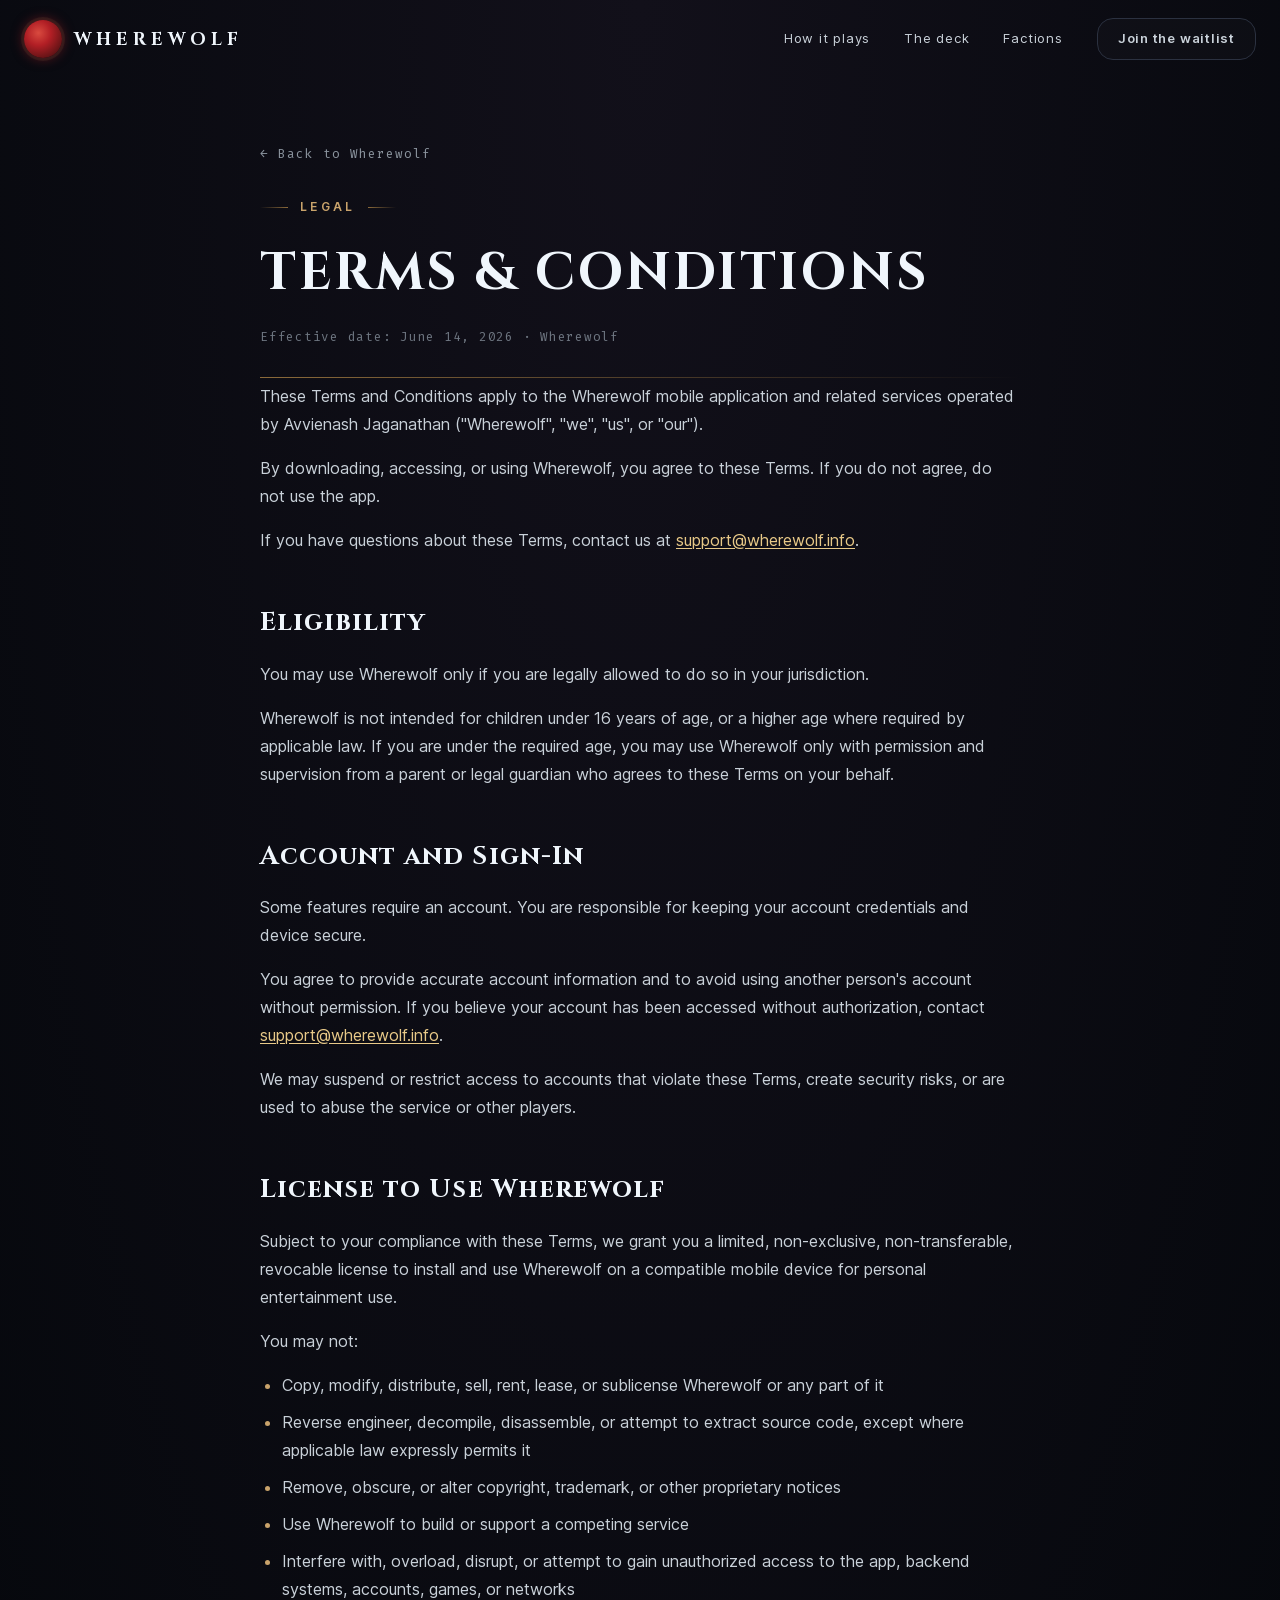
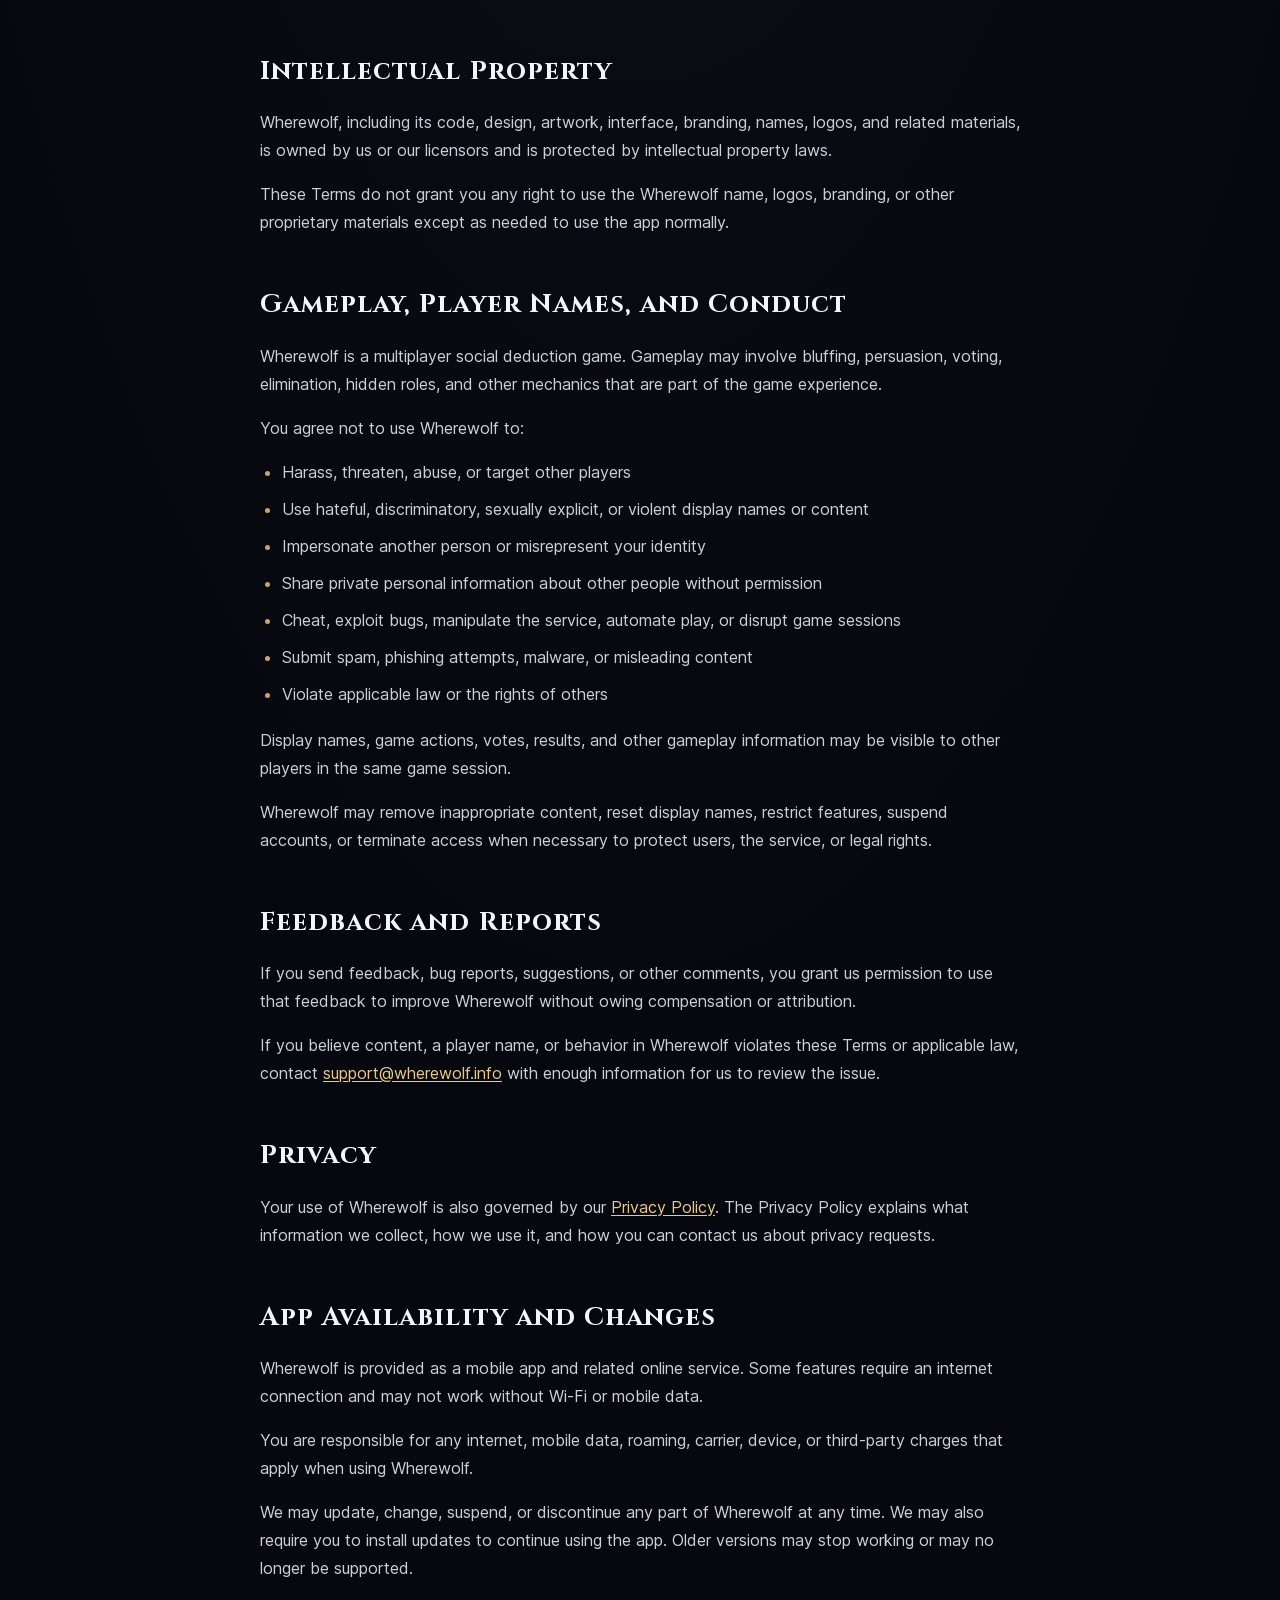
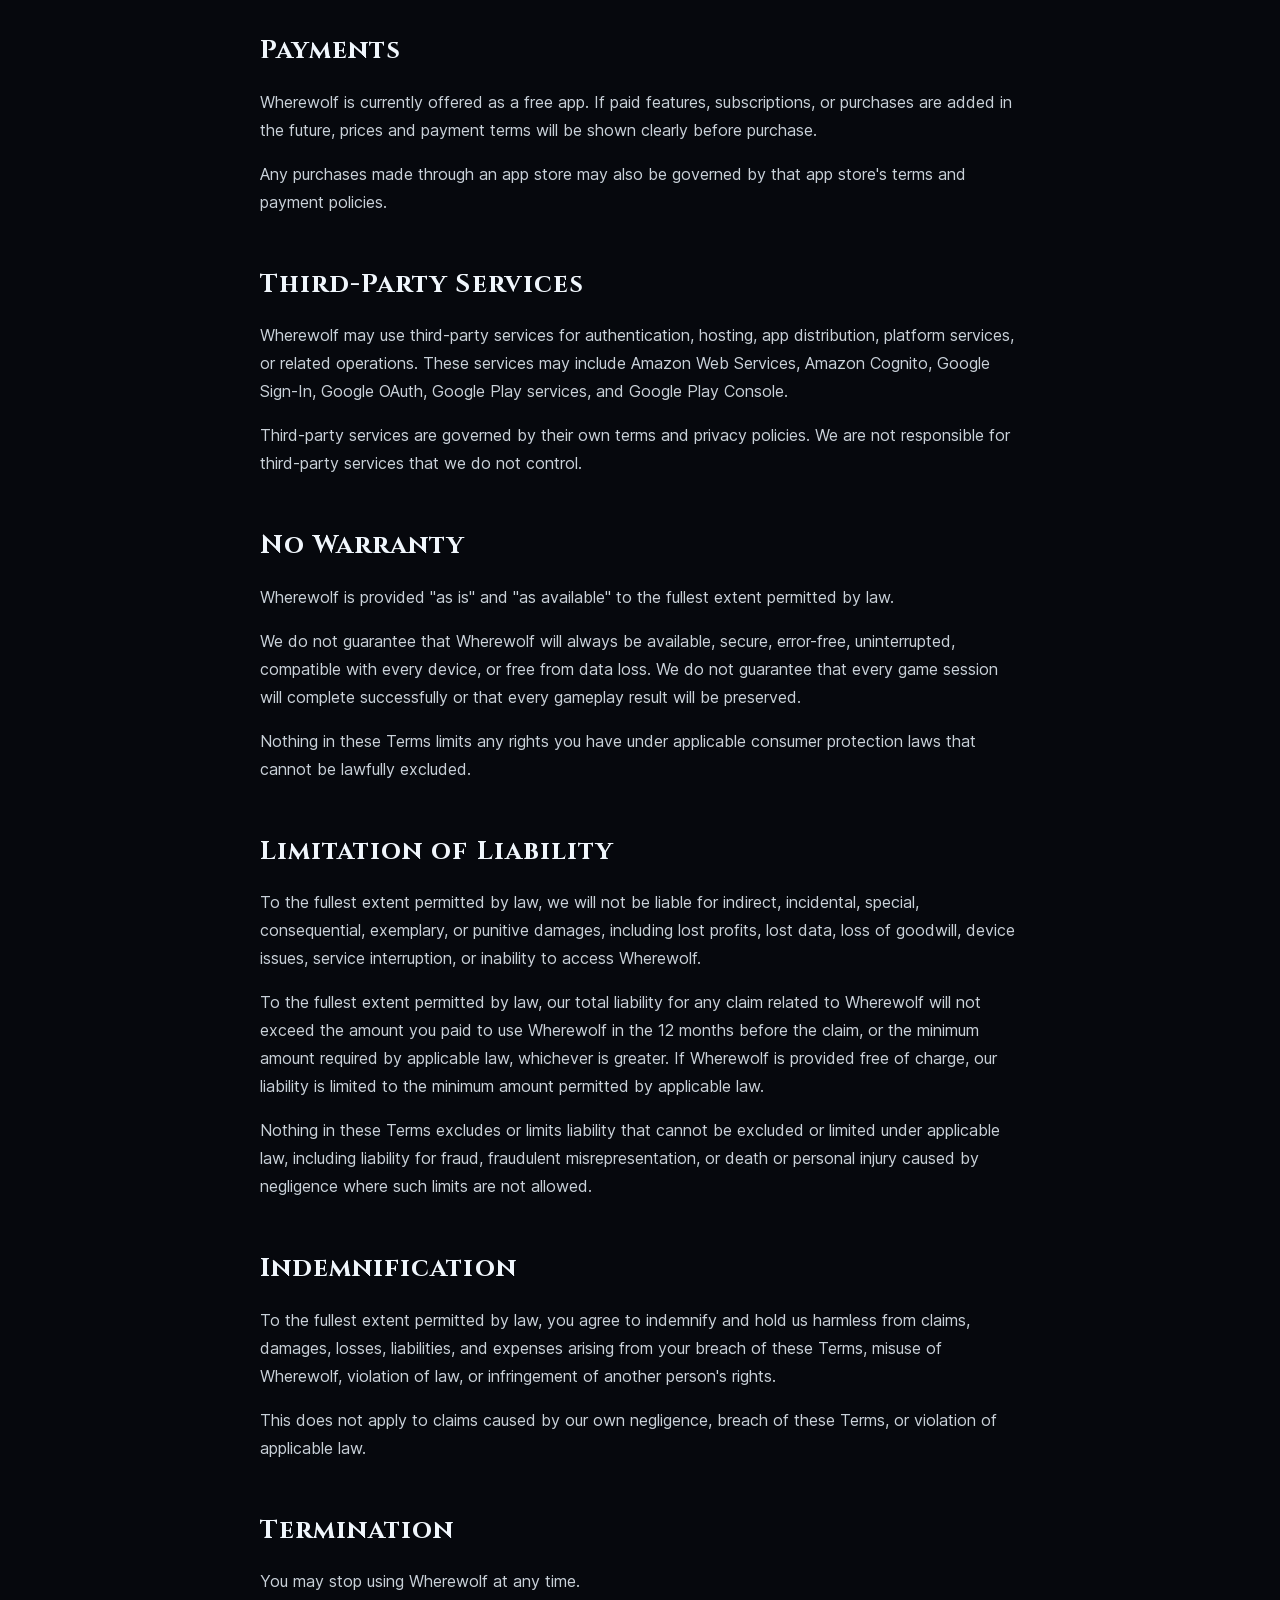
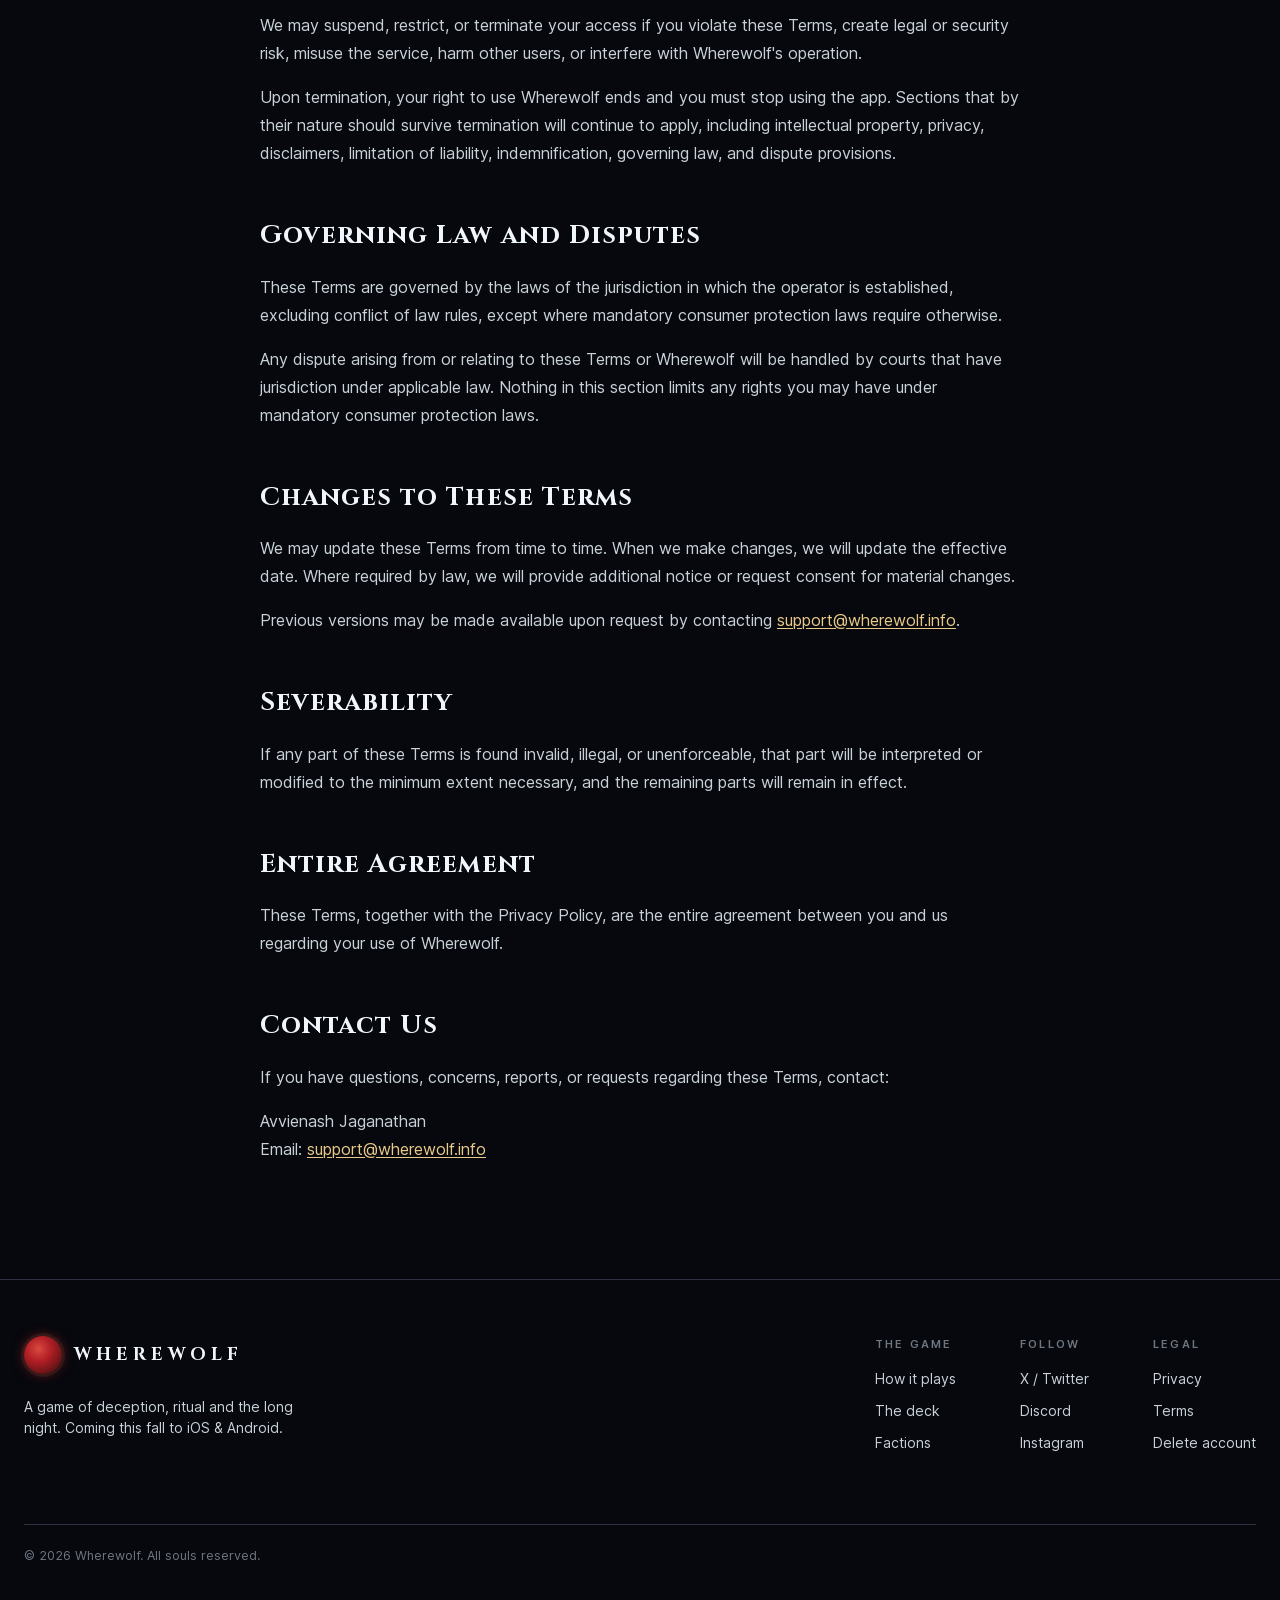
<file: terms.html>
<!DOCTYPE html>
<html lang="en">
<head>
<meta charset="UTF-8" />
<meta name="viewport" content="width=device-width, initial-scale=1.0" />
<title>Terms &amp; Conditions — Wherewolf</title>
<meta name="description" content="Terms and Conditions for the Wherewolf mobile game." />
<link rel="stylesheet" href="site.css" />
<link rel="stylesheet" href="legal.css" />
</head>
<body>

<!-- NAV -->
<nav class="nav">
  <div class="wrap">
    <a class="brand" href="index.html">
      <span class="brand-mark"></span>
      <span class="brand-name">Wherewolf</span>
    </a>
    <div class="nav-links">
      <a href="index.html#loop">How it plays</a>
      <a href="index.html#deck">The deck</a>
      <a href="index.html#factions">Factions</a>
      <a href="index.html#join" class="btn btn-ghost" style="height:42px;padding:0 20px;">Join the waitlist</a>
    </div>
  </div>
</nav>

<!-- CONTENT -->
<main class="legal">
  <div class="legal-wrap">
    <a class="legal-back" href="index.html">&larr; Back to Wherewolf</a>
    <div class="legal-head">
      <span class="eyebrow dual">Legal</span>
      <h1 class="legal-title">Terms &amp; Conditions</h1>
      <p class="legal-meta">Effective date: June 14, 2026 &middot; Wherewolf</p>
    </div>
    <div class="legal-rule"></div>

    <div class="legal-body">
      <p>These Terms and Conditions apply to the Wherewolf mobile application and related services operated by Avvienash Jaganathan ("Wherewolf", "we", "us", or "our").</p>
      <p>By downloading, accessing, or using Wherewolf, you agree to these Terms. If you do not agree, do not use the app.</p>
      <p>If you have questions about these Terms, contact us at <a href="mailto:support@wherewolf.info">support@wherewolf.info</a>.</p>

      <h2>Eligibility</h2>
      <p>You may use Wherewolf only if you are legally allowed to do so in your jurisdiction.</p>
      <p>Wherewolf is not intended for children under 16 years of age, or a higher age where required by applicable law. If you are under the required age, you may use Wherewolf only with permission and supervision from a parent or legal guardian who agrees to these Terms on your behalf.</p>

      <h2>Account and Sign-In</h2>
      <p>Some features require an account. You are responsible for keeping your account credentials and device secure.</p>
      <p>You agree to provide accurate account information and to avoid using another person's account without permission. If you believe your account has been accessed without authorization, contact <a href="mailto:support@wherewolf.info">support@wherewolf.info</a>.</p>
      <p>We may suspend or restrict access to accounts that violate these Terms, create security risks, or are used to abuse the service or other players.</p>

      <h2>License to Use Wherewolf</h2>
      <p>Subject to your compliance with these Terms, we grant you a limited, non-exclusive, non-transferable, revocable license to install and use Wherewolf on a compatible mobile device for personal entertainment use.</p>
      <p>You may not:</p>
      <ul>
        <li>Copy, modify, distribute, sell, rent, lease, or sublicense Wherewolf or any part of it</li>
        <li>Reverse engineer, decompile, disassemble, or attempt to extract source code, except where applicable law expressly permits it</li>
        <li>Remove, obscure, or alter copyright, trademark, or other proprietary notices</li>
        <li>Use Wherewolf to build or support a competing service</li>
        <li>Interfere with, overload, disrupt, or attempt to gain unauthorized access to the app, backend systems, accounts, games, or networks</li>
      </ul>

      <h2>Intellectual Property</h2>
      <p>Wherewolf, including its code, design, artwork, interface, branding, names, logos, and related materials, is owned by us or our licensors and is protected by intellectual property laws.</p>
      <p>These Terms do not grant you any right to use the Wherewolf name, logos, branding, or other proprietary materials except as needed to use the app normally.</p>

      <h2>Gameplay, Player Names, and Conduct</h2>
      <p>Wherewolf is a multiplayer social deduction game. Gameplay may involve bluffing, persuasion, voting, elimination, hidden roles, and other mechanics that are part of the game experience.</p>
      <p>You agree not to use Wherewolf to:</p>
      <ul>
        <li>Harass, threaten, abuse, or target other players</li>
        <li>Use hateful, discriminatory, sexually explicit, or violent display names or content</li>
        <li>Impersonate another person or misrepresent your identity</li>
        <li>Share private personal information about other people without permission</li>
        <li>Cheat, exploit bugs, manipulate the service, automate play, or disrupt game sessions</li>
        <li>Submit spam, phishing attempts, malware, or misleading content</li>
        <li>Violate applicable law or the rights of others</li>
      </ul>
      <p>Display names, game actions, votes, results, and other gameplay information may be visible to other players in the same game session.</p>
      <p>Wherewolf may remove inappropriate content, reset display names, restrict features, suspend accounts, or terminate access when necessary to protect users, the service, or legal rights.</p>

      <h2>Feedback and Reports</h2>
      <p>If you send feedback, bug reports, suggestions, or other comments, you grant us permission to use that feedback to improve Wherewolf without owing compensation or attribution.</p>
      <p>If you believe content, a player name, or behavior in Wherewolf violates these Terms or applicable law, contact <a href="mailto:support@wherewolf.info">support@wherewolf.info</a> with enough information for us to review the issue.</p>

      <h2>Privacy</h2>
      <p>Your use of Wherewolf is also governed by our <a href="privacy.html">Privacy Policy</a>. The Privacy Policy explains what information we collect, how we use it, and how you can contact us about privacy requests.</p>

      <h2>App Availability and Changes</h2>
      <p>Wherewolf is provided as a mobile app and related online service. Some features require an internet connection and may not work without Wi-Fi or mobile data.</p>
      <p>You are responsible for any internet, mobile data, roaming, carrier, device, or third-party charges that apply when using Wherewolf.</p>
      <p>We may update, change, suspend, or discontinue any part of Wherewolf at any time. We may also require you to install updates to continue using the app. Older versions may stop working or may no longer be supported.</p>

      <h2>Payments</h2>
      <p>Wherewolf is currently offered as a free app. If paid features, subscriptions, or purchases are added in the future, prices and payment terms will be shown clearly before purchase.</p>
      <p>Any purchases made through an app store may also be governed by that app store's terms and payment policies.</p>

      <h2>Third-Party Services</h2>
      <p>Wherewolf may use third-party services for authentication, hosting, app distribution, platform services, or related operations. These services may include Amazon Web Services, Amazon Cognito, Google Sign-In, Google OAuth, Google Play services, and Google Play Console.</p>
      <p>Third-party services are governed by their own terms and privacy policies. We are not responsible for third-party services that we do not control.</p>

      <h2>No Warranty</h2>
      <p>Wherewolf is provided "as is" and "as available" to the fullest extent permitted by law.</p>
      <p>We do not guarantee that Wherewolf will always be available, secure, error-free, uninterrupted, compatible with every device, or free from data loss. We do not guarantee that every game session will complete successfully or that every gameplay result will be preserved.</p>
      <p>Nothing in these Terms limits any rights you have under applicable consumer protection laws that cannot be lawfully excluded.</p>

      <h2>Limitation of Liability</h2>
      <p>To the fullest extent permitted by law, we will not be liable for indirect, incidental, special, consequential, exemplary, or punitive damages, including lost profits, lost data, loss of goodwill, device issues, service interruption, or inability to access Wherewolf.</p>
      <p>To the fullest extent permitted by law, our total liability for any claim related to Wherewolf will not exceed the amount you paid to use Wherewolf in the 12 months before the claim, or the minimum amount required by applicable law, whichever is greater. If Wherewolf is provided free of charge, our liability is limited to the minimum amount permitted by applicable law.</p>
      <p>Nothing in these Terms excludes or limits liability that cannot be excluded or limited under applicable law, including liability for fraud, fraudulent misrepresentation, or death or personal injury caused by negligence where such limits are not allowed.</p>

      <h2>Indemnification</h2>
      <p>To the fullest extent permitted by law, you agree to indemnify and hold us harmless from claims, damages, losses, liabilities, and expenses arising from your breach of these Terms, misuse of Wherewolf, violation of law, or infringement of another person's rights.</p>
      <p>This does not apply to claims caused by our own negligence, breach of these Terms, or violation of applicable law.</p>

      <h2>Termination</h2>
      <p>You may stop using Wherewolf at any time.</p>
      <p>We may suspend, restrict, or terminate your access if you violate these Terms, create legal or security risk, misuse the service, harm other users, or interfere with Wherewolf's operation.</p>
      <p>Upon termination, your right to use Wherewolf ends and you must stop using the app. Sections that by their nature should survive termination will continue to apply, including intellectual property, privacy, disclaimers, limitation of liability, indemnification, governing law, and dispute provisions.</p>

      <h2>Governing Law and Disputes</h2>
      <p>These Terms are governed by the laws of the jurisdiction in which the operator is established, excluding conflict of law rules, except where mandatory consumer protection laws require otherwise.</p>
      <p>Any dispute arising from or relating to these Terms or Wherewolf will be handled by courts that have jurisdiction under applicable law. Nothing in this section limits any rights you may have under mandatory consumer protection laws.</p>

      <h2>Changes to These Terms</h2>
      <p>We may update these Terms from time to time. When we make changes, we will update the effective date. Where required by law, we will provide additional notice or request consent for material changes.</p>
      <p>Previous versions may be made available upon request by contacting <a href="mailto:support@wherewolf.info">support@wherewolf.info</a>.</p>

      <h2>Severability</h2>
      <p>If any part of these Terms is found invalid, illegal, or unenforceable, that part will be interpreted or modified to the minimum extent necessary, and the remaining parts will remain in effect.</p>

      <h2>Entire Agreement</h2>
      <p>These Terms, together with the Privacy Policy, are the entire agreement between you and us regarding your use of Wherewolf.</p>

      <h2>Contact Us</h2>
      <p>If you have questions, concerns, reports, or requests regarding these Terms, contact:</p>
      <p>Avvienash Jaganathan<br />Email: <a href="mailto:support@wherewolf.info">support@wherewolf.info</a></p>
    </div>
  </div>
</main>

<!-- FOOTER -->
<footer class="foot">
  <div class="wrap">
    <div>
      <div class="brand"><span class="brand-mark"></span><span class="brand-name">Wherewolf</span></div>
      <p class="ww-body-2" style="margin:16px 0 0;max-width:34ch;">A game of deception, ritual and the long night. Coming this fall to iOS &amp; Android.</p>
    </div>
    <div class="foot-cols">
      <div class="foot-col">
        <h5>The game</h5>
        <a href="index.html#loop">How it plays</a>
        <a href="index.html#deck">The deck</a>
        <a href="index.html#factions">Factions</a>
      </div>
      <div class="foot-col">
        <h5>Follow</h5>
        <a href="#">X / Twitter</a>
        <a href="#">Discord</a>
        <a href="#">Instagram</a>
      </div>
      <div class="foot-col">
        <h5>Legal</h5>
        <a href="privacy.html">Privacy</a>
        <a href="terms.html">Terms</a>
        <a href="account-deletion.html">Delete account</a>
      </div>
    </div>
    <div class="foot-legal">&copy; 2026 Wherewolf. All souls reserved.</div>
  </div>
</footer>

<script src="common.js"></script>
</body>
</html>
</file>
<file: site.css>
/* ============================================================
   Werewolf — shared website base
   Imports the design-system tokens, adds web-scale layout,
   nav, footer, store badges and the role-badge mask utility.
   ============================================================ */
@import url('colors_and_type.css');
@import url('https://fonts.googleapis.com/css2?family=Material+Symbols+Outlined:opsz,wght,FILL,GRAD@20..48,100..700,0..1,-25..200&display=block');

*, *::before, *::after { box-sizing: border-box; }
html { scroll-behavior: smooth; -webkit-text-size-adjust: 100%; }
body {
  margin: 0;
  background: var(--ww-bg);
  color: var(--ww-fg);
  font-family: var(--ww-font-body);
  font-size: var(--ww-body-size);
  line-height: var(--ww-body-leading);
  -webkit-font-smoothing: antialiased;
  -moz-osx-font-smoothing: grayscale;
  overflow-x: hidden;
}
img { display: block; max-width: 100%; }
a { color: inherit; text-decoration: none; }
button { font-family: inherit; cursor: pointer; }
::selection { background: var(--ww-gold); color: #11100c; }

.material-symbols-outlined {
  font-variation-settings: 'FILL' 0, 'wght' 300, 'GRAD' 0, 'opsz' 24;
  line-height: 1;
}

/* ----- layout helpers ----- */
.wrap { width: min(1240px, 100% - 48px); margin-inline: auto; }
.wrap-narrow { width: min(960px, 100% - 48px); margin-inline: auto; }

/* ----- eyebrow / section heads ----- */
.eyebrow {
  font-family: var(--ww-font-body);
  font-size: 12px; font-weight: 600;
  letter-spacing: 0.28em; text-transform: uppercase;
  color: var(--ww-gold);
  display: inline-flex; align-items: center; gap: 12px;
}
.eyebrow::before, .eyebrow.dual::after {
  content: ''; width: 28px; height: 1px;
  background: linear-gradient(90deg, transparent, var(--ww-gold-deep));
}
.eyebrow.dual::after { background: linear-gradient(90deg, var(--ww-gold-deep), transparent); }

.gold-text {
  background: linear-gradient(176deg, var(--ww-moon) 0%, var(--ww-gold-soft) 38%, var(--ww-gold) 64%, var(--ww-gold-deep) 100%);
  -webkit-background-clip: text; background-clip: text; color: transparent;
}

/* ----- buttons ----- */
.btn {
  display: inline-flex; align-items: center; justify-content: center; gap: 10px;
  height: 52px; padding: 0 28px; border-radius: var(--ww-r-lg);
  font-weight: 600; font-size: 15px; letter-spacing: 0.02em;
  border: 1px solid transparent; transition: filter var(--ww-dur-fast) var(--ww-ease), background var(--ww-dur-base) var(--ww-ease), border-color var(--ww-dur-base) var(--ww-ease);
}
.btn-primary {
  background: linear-gradient(180deg, var(--ww-primary-soft), var(--ww-primary));
  color: #fff; box-shadow: var(--ww-glow-primary);
}
.btn-primary:hover { filter: brightness(1.08); }
.btn-ghost { background: rgba(255,255,255,0.02); border-color: var(--ww-divider); color: var(--ww-fg); }
.btn-ghost:hover { border-color: var(--ww-stroke-gold); }
.btn-gold {
  background: linear-gradient(180deg, var(--ww-gold-soft), var(--ww-gold));
  color: #1a1408; box-shadow: var(--ww-glow-gold);
}
.btn-gold:hover { filter: brightness(1.06); }

/* ----- store badges (custom, trademark-safe) ----- */
.stores { display: flex; flex-wrap: wrap; gap: 14px; }
.store {
  display: inline-flex; align-items: center; gap: 12px;
  height: 58px; padding: 0 22px 0 18px; border-radius: 14px;
  background: linear-gradient(180deg, #15171f, #0c0e14);
  border: 1px solid var(--ww-card-edge);
  transition: border-color var(--ww-dur-base) var(--ww-ease), transform var(--ww-dur-base) var(--ww-ease-emph);
}
.store:hover { border-color: var(--ww-stroke-gold); transform: translateY(-2px); }
.store .material-symbols-outlined { font-size: 30px; color: var(--ww-fg); font-variation-settings: 'FILL' 1, 'wght' 400; }
.store-lines { display: flex; flex-direction: column; line-height: 1.15; }
.store-lines small { font-size: 10px; letter-spacing: 0.18em; text-transform: uppercase; color: var(--ww-fg-3); }
.store-lines strong { font-size: 17px; font-weight: 600; color: var(--ww-fg); letter-spacing: 0.01em; }

/* ----- role-badge silhouette (black art masked to any color) ----- */
.rbadge {
  -webkit-mask-position: center; mask-position: center;
  -webkit-mask-repeat: no-repeat; mask-repeat: no-repeat;
  -webkit-mask-size: contain; mask-size: contain;
  background-color: var(--ww-gold);
}

/* ----- code chip ----- */
.codechip {
  font-family: var(--ww-font-mono); font-weight: 600;
  font-size: 18px; letter-spacing: 0.25em; color: var(--ww-moon);
}

/* ----- atmosphere ----- */
.grain::after {
  content: ''; position: absolute; inset: 0; z-index: 2; pointer-events: none;
  background-image: var(--ww-grain-svg); mix-blend-mode: overlay; opacity: 0.07;
}
.vignette::after {
  content: ''; position: absolute; inset: 0; z-index: 2; pointer-events: none;
  background: var(--ww-vignette);
}

/* ----- shared site nav ----- */
.nav {
  position: fixed; inset: 0 0 auto 0; z-index: 50;
  display: flex; align-items: center; justify-content: space-between;
  padding: 18px 0; transition: background var(--ww-dur-base) var(--ww-ease), border-color var(--ww-dur-base) var(--ww-ease), backdrop-filter var(--ww-dur-base);
  border-bottom: 1px solid transparent;
}
.nav.scrolled {
  background: rgba(6,8,13,0.72); backdrop-filter: blur(14px);
  border-bottom-color: rgba(201,163,107,0.16);
}
.nav .wrap { display: flex; align-items: center; justify-content: space-between; }
.brand { display: inline-flex; align-items: center; gap: 12px; }
.brand-mark {
  width: 38px; height: 38px; border-radius: 50%;
  /* Blood-moon mark, CSS-generated so no image asset is required.
     To use a real logo instead: background: url('mark.jpg') center/cover; (and add mark.jpg). */
  background: radial-gradient(circle at 38% 34%, #d94a3f 0%, #b21f25 36%, #6e1518 70%, #2a0c10 100%);
  border: 1px solid var(--ww-stroke-gold);
  box-shadow: 0 0 0 3px rgba(201,163,107,0.08), 0 0 12px 1px rgba(178,31,37,0.5);
}
.brand-name {
  font-family: var(--ww-font-display); font-weight: 700; font-size: 18px;
  letter-spacing: 0.28em; text-transform: uppercase; color: var(--ww-fg);
}
.nav-links { display: flex; align-items: center; gap: 34px; }
.nav-links a {
  font-size: 13px; letter-spacing: 0.06em; color: var(--ww-fg-2);
  transition: color var(--ww-dur-fast) var(--ww-ease);
}
.nav-links a:hover { color: var(--ww-gold-soft); }

/* ----- shared footer ----- */
.foot { border-top: 1px solid var(--ww-divider); padding: 56px 0 40px; background: var(--ww-bg); }
.foot .wrap { display: flex; flex-wrap: wrap; gap: 32px; justify-content: space-between; align-items: flex-start; }
.foot-cols { display: flex; gap: 64px; flex-wrap: wrap; }
.foot-col h5 { font-size: 11px; letter-spacing: 0.2em; text-transform: uppercase; color: var(--ww-fg-4); margin: 0 0 16px; font-weight: 600; }
.foot-col a { display: block; font-size: 14px; color: var(--ww-fg-2); margin-bottom: 11px; transition: color var(--ww-dur-fast); }
.foot-col a:hover { color: var(--ww-gold-soft); }
.foot-legal { color: var(--ww-fg-4); font-size: 12.5px; margin-top: 28px; width: 100%; border-top: 1px solid var(--ww-divider); padding-top: 22px; }

/* reveal-on-scroll */
.reveal { opacity: 0; transform: translateY(26px); transition: opacity 0.7s var(--ww-ease-emph), transform 0.7s var(--ww-ease-emph); }
.reveal.in { opacity: 1; transform: none; }

@media (prefers-reduced-motion: reduce) {
  html { scroll-behavior: auto; }
  .reveal { opacity: 1; transform: none; transition: none; }
}

@media (max-width: 860px) {
  .nav-links { display: none; }
  .wrap, .wrap-narrow { width: 100% - 40px; width: calc(100% - 40px); }
}
</file>
<file: teaser.css>
/* ============================================================
   Werewolf — PRE-LAUNCH TEASER shared layer
   Built on top of site.css (which imports the DS tokens).
   Adds: waitlist capture, share row, ember atmosphere,
   "coming soon" badges, pre-register store badges, card peeks.
   Used by teaser-a / teaser-b / teaser-c.
   ============================================================ */

/* ---------- coming-soon pill ---------- */
.soon {
  display: inline-flex; align-items: center; gap: 10px;
  height: 34px; padding: 0 16px; border-radius: var(--ww-r-pill);
  background: rgba(201,163,107,0.08);
  border: 1px solid rgba(201,163,107,0.32);
  font-family: var(--ww-font-mono); font-size: 11.5px; font-weight: 600;
  letter-spacing: 0.22em; text-transform: uppercase; color: var(--ww-gold-soft);
  white-space: nowrap;
}
.soon .dot {
  width: 7px; height: 7px; border-radius: 50%;
  background: var(--ww-gold-soft); box-shadow: 0 0 10px 2px var(--ww-gold-glow);
  animation: soonPulse 1.8s var(--ww-ease) infinite;
}
@keyframes soonPulse { 0%,100% { opacity: 1; } 50% { opacity: 0.35; } }

/* ---------- waitlist capture ---------- */
.waitlist { width: 100%; }
.waitlist-form {
  display: flex; gap: 12px; width: 100%;
  background: rgba(8,10,16,0.55);
  border: 1px solid var(--ww-card-edge);
  border-radius: var(--ww-r-lg); padding: 8px 8px 8px 20px;
  transition: border-color var(--ww-dur-base) var(--ww-ease), box-shadow var(--ww-dur-base) var(--ww-ease);
}
.waitlist-form:focus-within {
  border-color: rgba(201,163,107,0.5);
  box-shadow: 0 0 0 1px rgba(201,163,107,0.35), 0 0 28px -6px var(--ww-gold-glow);
}
.waitlist-form input {
  flex: 1 1 auto; min-width: 0; border: none; background: none; outline: none;
  color: var(--ww-fg); font-family: var(--ww-font-body); font-size: 16px;
  letter-spacing: 0.01em;
}
.waitlist-form input::placeholder { color: var(--ww-fg-4); }
.waitlist-form .btn { flex: none; height: 52px; }
.waitlist-note {
  margin-top: 14px; font-size: 13px; color: var(--ww-fg-3); letter-spacing: 0.01em;
  display: inline-flex; align-items: center; gap: 8px;
}
.waitlist-note .material-symbols-outlined { font-size: 16px; color: var(--ww-gold-deep); }

/* success state */
.waitlist-done {
  display: none; align-items: center; gap: 16px;
  border: 1px solid rgba(201,163,107,0.4); border-radius: var(--ww-r-lg);
  padding: 20px 22px; background: rgba(201,163,107,0.06);
  animation: doneIn 0.6s var(--ww-ease-emph) both;
}
.waitlist.done .waitlist-form { display: none; }
.waitlist.done .waitlist-note { display: none; }
.waitlist.done .waitlist-done { display: flex; }
.waitlist-done .seal {
  width: 46px; height: 46px; flex: none; border-radius: 50%;
  display: grid; place-items: center;
  background: radial-gradient(circle at 40% 36%, var(--ww-gold-soft), var(--ww-gold-deep));
  box-shadow: var(--ww-glow-gold);
}
.waitlist-done .seal .material-symbols-outlined { font-size: 24px; color: #1a1408; font-variation-settings: 'wght' 500; }
.waitlist-done b { display: block; font-family: var(--ww-font-display); font-weight: 600; font-size: 16px; letter-spacing: 0.14em; text-transform: uppercase; color: var(--ww-fg-on-dark); }
.waitlist-done span { font-size: 13.5px; color: var(--ww-fg-2); line-height: 1.5; }
@keyframes doneIn { from { opacity: 0; transform: translateY(10px); } to { opacity: 1; transform: none; } }

/* ---------- share row ---------- */
.share { display: flex; align-items: center; gap: 12px; flex-wrap: wrap; }
.share-label { font-size: 12px; letter-spacing: 0.2em; text-transform: uppercase; color: var(--ww-fg-4); margin-right: 4px; }
.share-btn {
  width: 46px; height: 46px; border-radius: 50%;
  display: grid; place-items: center;
  background: rgba(255,255,255,0.02); border: 1px solid var(--ww-divider);
  color: var(--ww-fg-2);
  transition: border-color var(--ww-dur-base) var(--ww-ease), color var(--ww-dur-base) var(--ww-ease), background var(--ww-dur-base) var(--ww-ease);
}
.share-btn:hover { border-color: var(--ww-stroke-gold); color: var(--ww-gold-soft); background: rgba(201,163,107,0.06); }
.share-btn .material-symbols-outlined { font-size: 21px; }
.share-btn svg { width: 19px; height: 19px; fill: currentColor; }
.share-toast {
  font-size: 12.5px; color: var(--ww-gold-soft); letter-spacing: 0.04em;
  opacity: 0; transform: translateX(-6px); transition: opacity var(--ww-dur-base), transform var(--ww-dur-base);
}
.share-toast.show { opacity: 1; transform: none; }

/* ---------- pre-register store badge (uses .store from site.css) ---------- */
.store small.pre { color: var(--ww-gold-deep); }

/* ---------- ember atmosphere ---------- */
.embers { position: absolute; inset: 0; overflow: hidden; pointer-events: none; z-index: 2; }
.ember {
  position: absolute; bottom: -12px; width: 3px; height: 3px; border-radius: 50%;
  background: var(--ww-ember); box-shadow: 0 0 8px 2px rgba(247,129,102,0.6);
  opacity: 0; animation: emberRise linear infinite;
}
@keyframes emberRise {
  0%   { transform: translateY(0) translateX(0) scale(1); opacity: 0; }
  12%  { opacity: 0.9; }
  80%  { opacity: 0.7; }
  100% { transform: translateY(-92vh) translateX(var(--drift, 20px)) scale(0.3); opacity: 0; }
}
@media (prefers-reduced-motion: reduce) { .embers { display: none; } }

/* ---------- night / day loop (brief) ---------- */
.loop { display: grid; grid-template-columns: 1fr 1fr; gap: 22px; }
.loop-card {
  position: relative; overflow: hidden; border-radius: var(--ww-r-xl);
  border: 1px solid var(--ww-card-edge); padding: 34px 32px 36px; min-height: 300px;
  display: flex; flex-direction: column; justify-content: flex-end;
}
.loop-card.night { background: var(--ww-bg-night); }
.loop-card.day   { background: var(--ww-bg-day); }
.loop-card .orb {
  position: absolute; top: 26px; right: 28px; width: 64px; height: 64px; border-radius: 50%;
}
.loop-card.night .orb { background: radial-gradient(circle at 38% 34%, #fff8e6, var(--ww-moon) 55%, #b9a877 100%); box-shadow: var(--ww-glow-moon); }
.loop-card.day   .orb { background: radial-gradient(circle at 40% 38%, #fff0cf, var(--ww-day-sky-warm) 60%, #c2410c 100%); box-shadow: 0 0 50px 10px rgba(240,163,90,0.4); }
.loop-card .ph { font-family: var(--ww-font-mono); font-size: 11px; letter-spacing: 0.24em; text-transform: uppercase; color: var(--ww-fg-3); }
.loop-card.day .ph { color: rgba(255,255,255,0.7); }
.loop-card h3 { font-family: var(--ww-font-display); font-weight: 700; font-size: 30px; letter-spacing: 0.16em; text-transform: uppercase; margin: 12px 0 0; color: var(--ww-fg-on-dark); }
.loop-card.day h3 { color: #fff; }
.loop-card p { margin: 14px 0 0; font-size: 14.5px; line-height: 1.6; color: var(--ww-fg-2); max-width: 38ch; }
.loop-card.day p { color: rgba(255,255,255,0.86); }
.loop-arrows { display: flex; justify-content: center; gap: 10px; margin-top: 20px; color: var(--ww-gold); }
.loop-arrows .material-symbols-outlined { font-size: 22px; }

@media (max-width: 720px) { .loop { grid-template-columns: 1fr; } }

/* ---------- card peek: marquee ---------- */
.deck-strip { position: relative; overflow: hidden; padding: 8px 0; -webkit-mask-image: linear-gradient(90deg, transparent, #000 8%, #000 92%, transparent); mask-image: linear-gradient(90deg, transparent, #000 8%, #000 92%, transparent); }
.deck-track { display: flex; gap: 20px; width: max-content; animation: deckScroll 60s linear infinite; }
.deck-strip:hover .deck-track { animation-play-state: paused; }
.deck-card {
  width: 178px; aspect-ratio: 420/630; border-radius: 10px; overflow: hidden; flex: none;
  border: 1px solid rgba(201,163,107,0.32);
  box-shadow: 0 22px 44px -20px rgba(0,0,0,0.85);
}
.deck-card img { width: 100%; height: 100%; object-fit: cover; }
@keyframes deckScroll { from { transform: translateX(0); } to { transform: translateX(-50%); } }
@media (prefers-reduced-motion: reduce) { .deck-track { animation: none; } }

/* ---------- faction chips ---------- */
.factions-row { display: grid; grid-template-columns: repeat(4, 1fr); gap: 16px; }
.faction-tile {
  position: relative; border-radius: var(--ww-r-lg); overflow: hidden;
  border: 1px solid var(--ww-card-edge); background: var(--ww-card);
  padding: 22px 20px 24px; transition: border-color var(--ww-dur-base) var(--ww-ease), transform var(--ww-dur-base) var(--ww-ease-emph);
}
.faction-tile:hover { transform: translateY(-4px); }
.faction-tile .fcount { font-family: var(--ww-font-mono); font-size: 12px; letter-spacing: 0.12em; color: var(--ww-fg-4); }
.faction-tile h4 { font-family: var(--ww-font-display); font-weight: 700; font-size: 19px; letter-spacing: 0.1em; text-transform: uppercase; margin: 10px 0 0; }
.faction-tile p { margin: 10px 0 0; font-size: 13px; line-height: 1.55; color: var(--ww-fg-3); }
.faction-tile .bar { position: absolute; left: 0; top: 0; bottom: 0; width: 3px; }
@media (max-width: 820px) { .factions-row { grid-template-columns: repeat(2, 1fr); } }
@media (max-width: 460px) { .factions-row { grid-template-columns: 1fr; } }
</file>
<file: legal.css>
/* ============================================================
   Wherewolf — legal / long-form prose pages (privacy, terms)
   Built on top of site.css (design tokens, nav, footer).
   This file only styles the readable content column.
   ============================================================ */

.legal {
  padding: 140px 0 100px;            /* top padding clears the fixed nav */
  background: radial-gradient(120% 80% at 50% 0%, #12101a 0%, var(--ww-bg) 55%);
  min-height: 100vh;
}
.legal-wrap { width: min(760px, 100% - 48px); margin-inline: auto; }

.legal-back {
  display: inline-flex; align-items: center; gap: 8px;
  font-family: var(--ww-font-mono); font-size: 12.5px; letter-spacing: 0.08em;
  color: var(--ww-fg-3); margin-bottom: 26px;
  transition: color var(--ww-dur-fast, 160ms) var(--ww-ease, ease);
}
.legal-back:hover { color: var(--ww-gold-soft); }

.legal-head { margin-bottom: 6px; }
.legal-title {
  font-family: var(--ww-font-display); font-weight: 700;
  font-size: clamp(34px, 6vw, 52px); letter-spacing: 0.05em;
  text-transform: uppercase; color: var(--ww-fg); margin: 18px 0 0;
}
.legal-meta {
  margin: 16px 0 0; font-family: var(--ww-font-mono);
  font-size: 12.5px; letter-spacing: 0.06em; color: var(--ww-fg-4);
}
.legal-rule {
  height: 1px; margin: 30px 0 4px;
  background: linear-gradient(90deg, var(--ww-gold-deep), transparent);
}

.legal-body { color: var(--ww-fg-2); font-size: 16px; line-height: 1.75; }
.legal-body h2 {
  font-family: var(--ww-font-display); font-weight: 700;
  font-size: clamp(20px, 3vw, 26px); letter-spacing: 0.04em;
  color: var(--ww-fg); margin: 46px 0 14px;
}
.legal-body h3 {
  font-family: var(--ww-font-body); font-weight: 600;
  font-size: 16.5px; letter-spacing: 0.02em;
  color: var(--ww-gold-soft); margin: 28px 0 8px;
}
.legal-body p { margin: 0 0 16px; }
.legal-body ul,
.legal-body ol { margin: 0 0 18px; padding-left: 22px; }
.legal-body li { margin: 0 0 9px; }
.legal-body li::marker { color: var(--ww-gold); }
.legal-body a { color: var(--ww-gold-soft); text-decoration: underline; text-underline-offset: 2px; }
.legal-body a:hover { color: var(--ww-gold); }
.legal-body strong { color: var(--ww-fg); font-weight: 600; }
</file>
